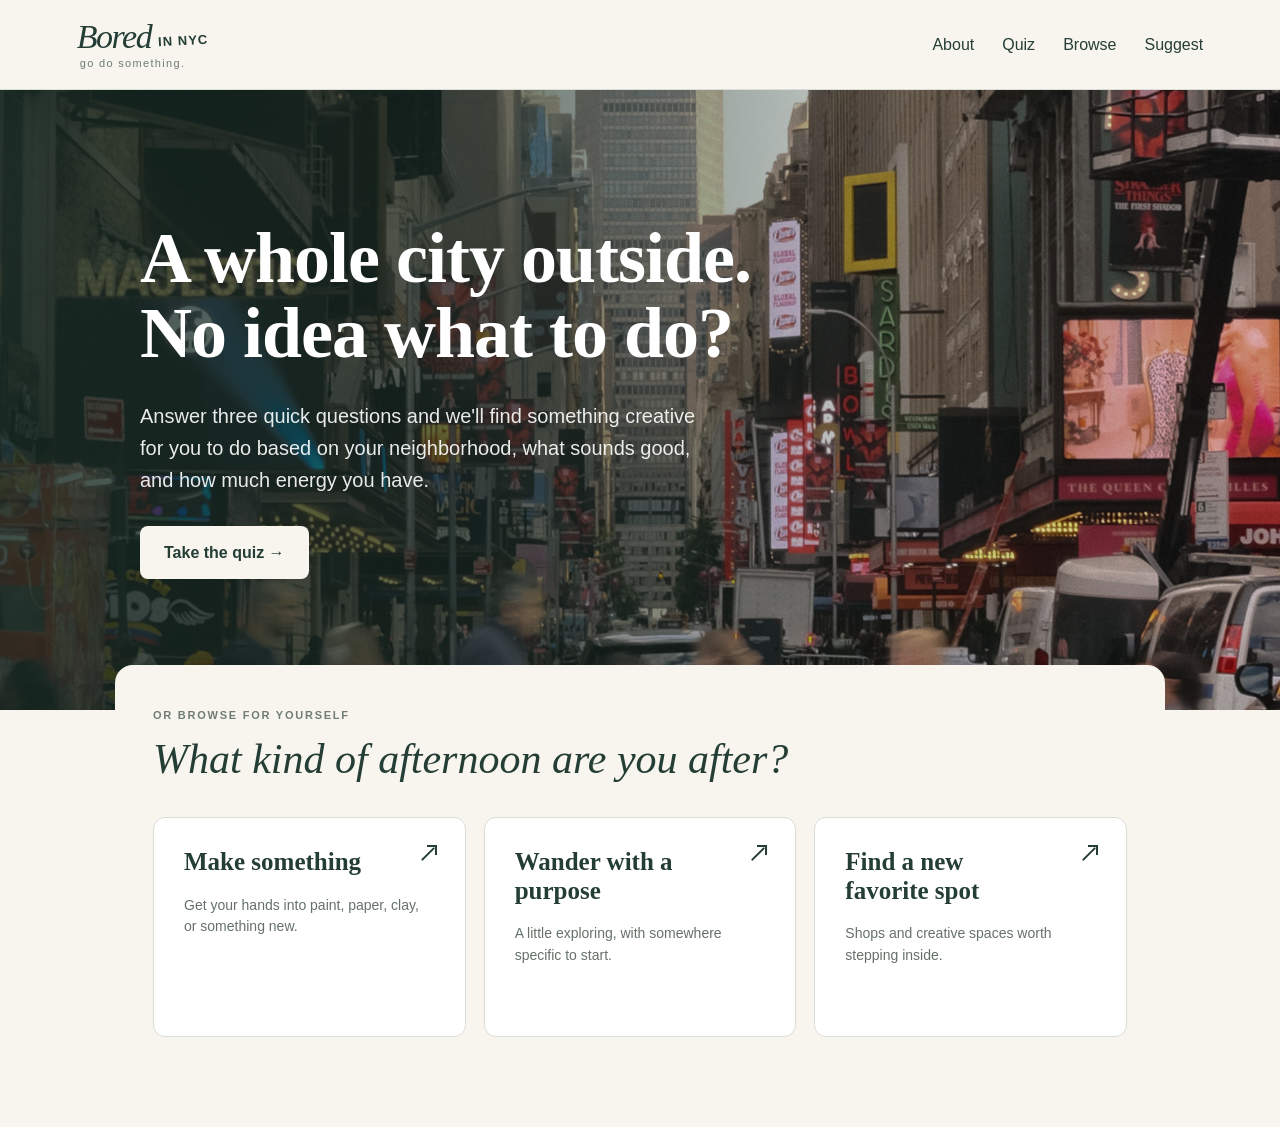
<file: index.html>
<!DOCTYPE html>
<html lang="en">

<head>
  <meta charset="UTF-8">
  <meta name="viewport" content="width=device-width, initial-scale=1">

  <title>Bored in NYC | Find something creative to do</title>

  <link rel="stylesheet" href="style.css">
</head>


<body>

  <header>

<nav class="navbar" aria-label="Main navigation">

  <a
    href="index.html"
    class="site-name"
    aria-label="Bored in NYC — go do something"
  >

    <span class="logo-main">
      <span class="logo-bored">Bored</span>
      <span class="logo-nyc">in NYC</span>
    </span>

    <span class="logo-tagline">
      go do something.
    </span>

  </a>


  <div class="nav-links">
        <a class="nav-link" href="about.html">About</a>
        <a class="nav-link" href="quiz.html">Quiz</a>
        <a class="nav-link" href="browse.html">Browse</a>
        <a class="nav-link" href="suggest.html">Suggest</a>
      </div>

</nav>

  </header>


  <main>


    <!-- ===================================================
         HERO
         =================================================== -->

    <section class="hero">

      <div class="hero-content">

        <h1>
          A whole city outside.<br>
          No idea what to do?
        </h1>


        <p>
          Answer three quick questions and we'll find something creative for you to do based on
          your neighborhood, what sounds good, and how much energy you have.
        </p>


        <a
          class="button hero-button"
          href="quiz.html"
        >
          Take the quiz →
        </a>

      </div>

    </section>



    <!-- ===================================================
         BROWSE STARTING POINTS
         =================================================== -->

    <section
      class="homepage-ideas"
      id="hobbies"
    >

      <p class="homepage-ideas-label">
        OR BROWSE FOR YOURSELF
      </p>


      <h2>
        What kind of afternoon are you after?
      </h2>


      <div class="homepage-idea-grid">


        <!-- MAKE SOMETHING -->

        <a
          class="homepage-idea-card"
          href="browse.html?category=create"
        >

         <span class="homepage-idea-arrow" aria-hidden="true"></span>

          <h3>
            Make something
          </h3>

          <p>
            Get your hands into paint, paper, clay,
            or something new.
          </p>

        </a>



        <!-- WANDER -->

        <a
          class="homepage-idea-card"
          href="browse.html?category=wander"
        >

         <span class="homepage-idea-arrow" aria-hidden="true"></span>

          <h3>
            Wander with a purpose
          </h3>

          <p>
            A little exploring, with somewhere
            specific to start.
          </p>

        </a>



        <!-- BROWSE -->

        <a
          class="homepage-idea-card"
          href="browse.html?category=browse"
        >

          <span class="homepage-idea-arrow" aria-hidden="true"></span>

          <h3>
            Find a new favorite spot
          </h3>

          <p>
            Shops and creative spaces worth
            stepping inside.
          </p>

        </a>


      </div>

    </section>


  </main>

</body>

</html>
</file>
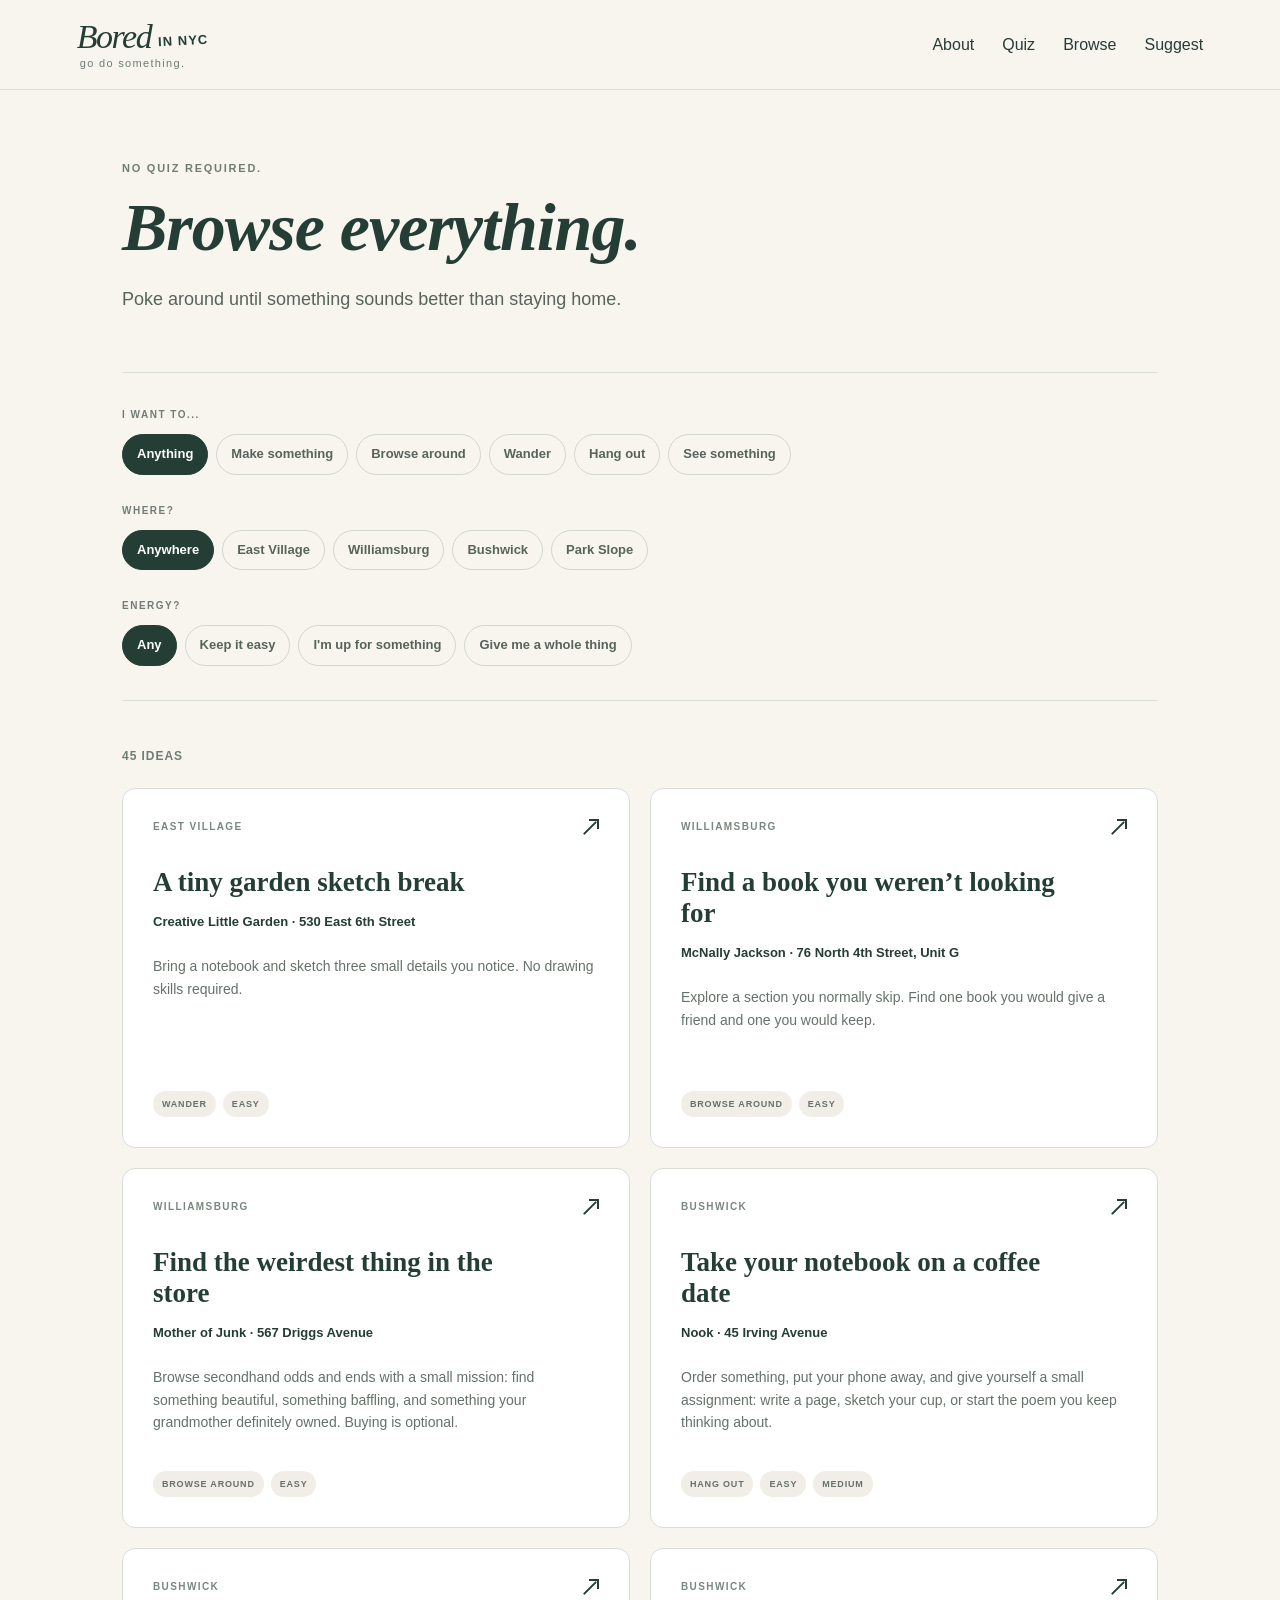
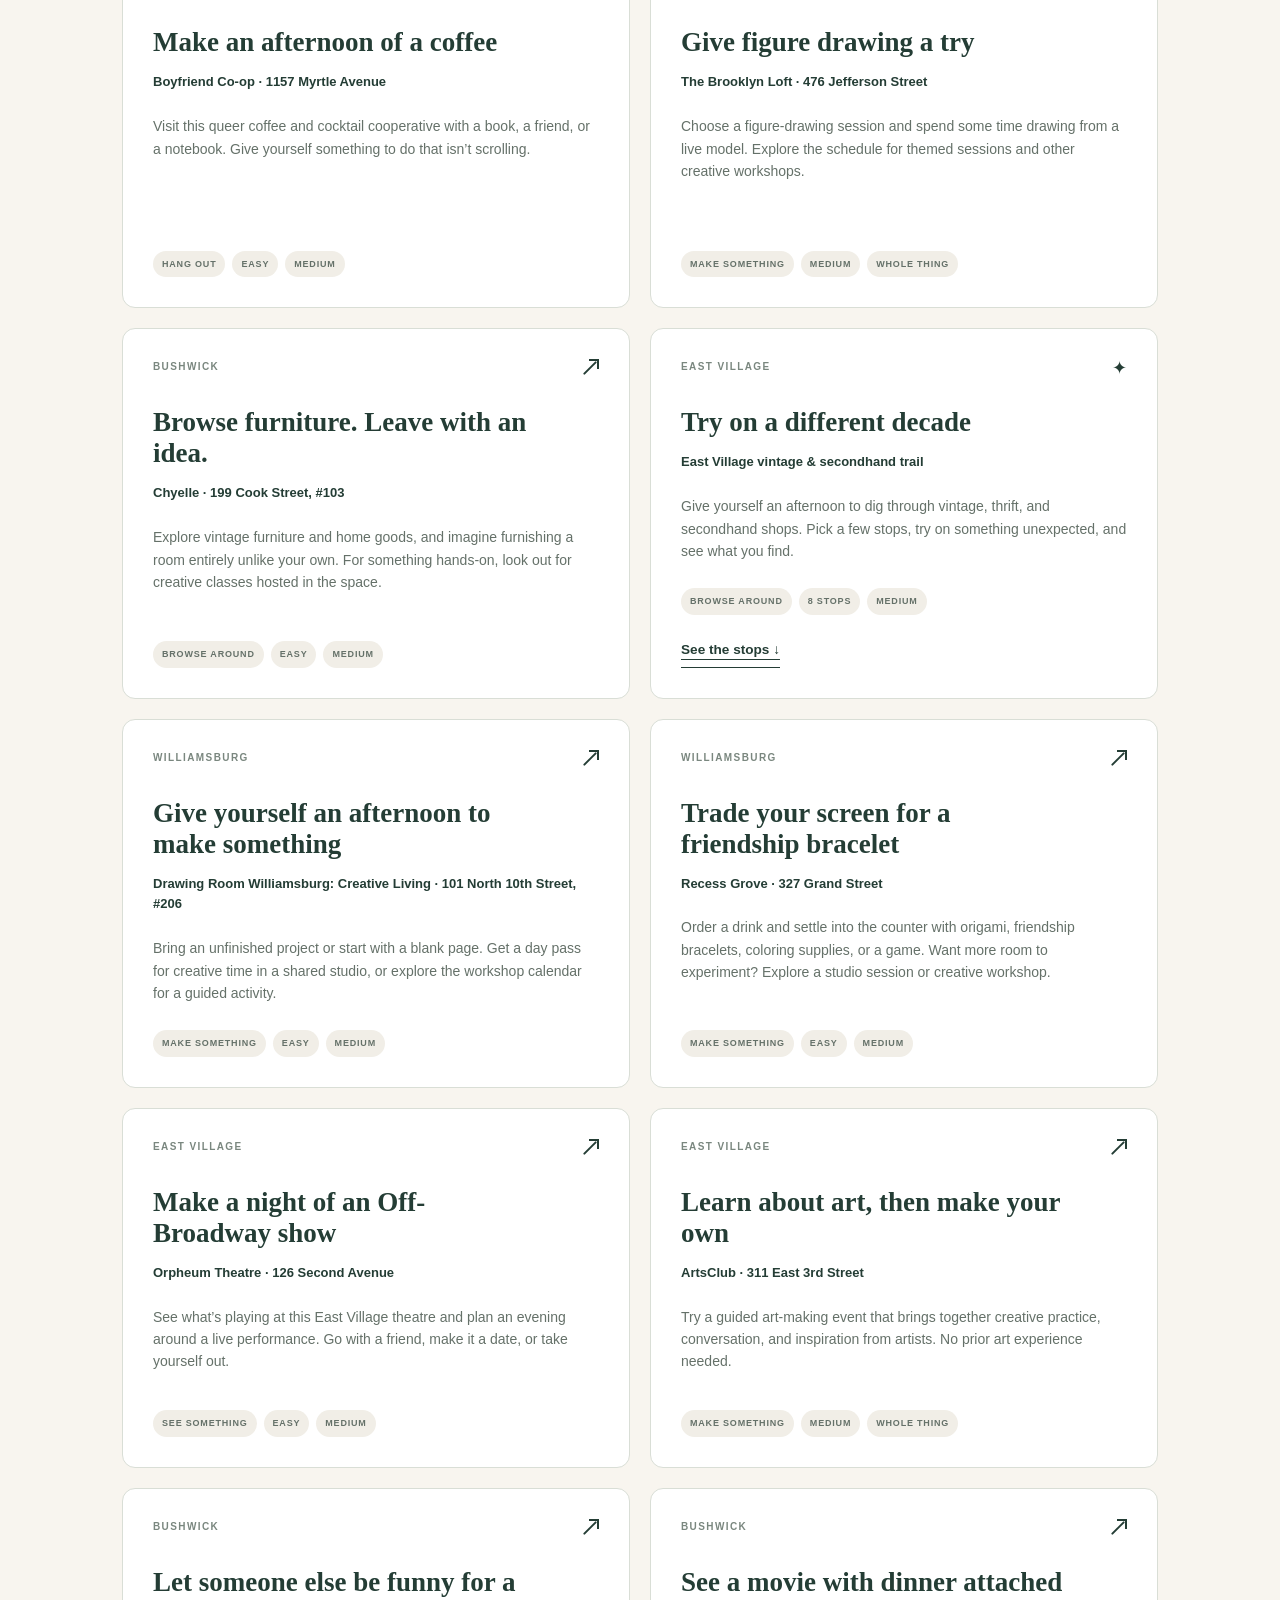
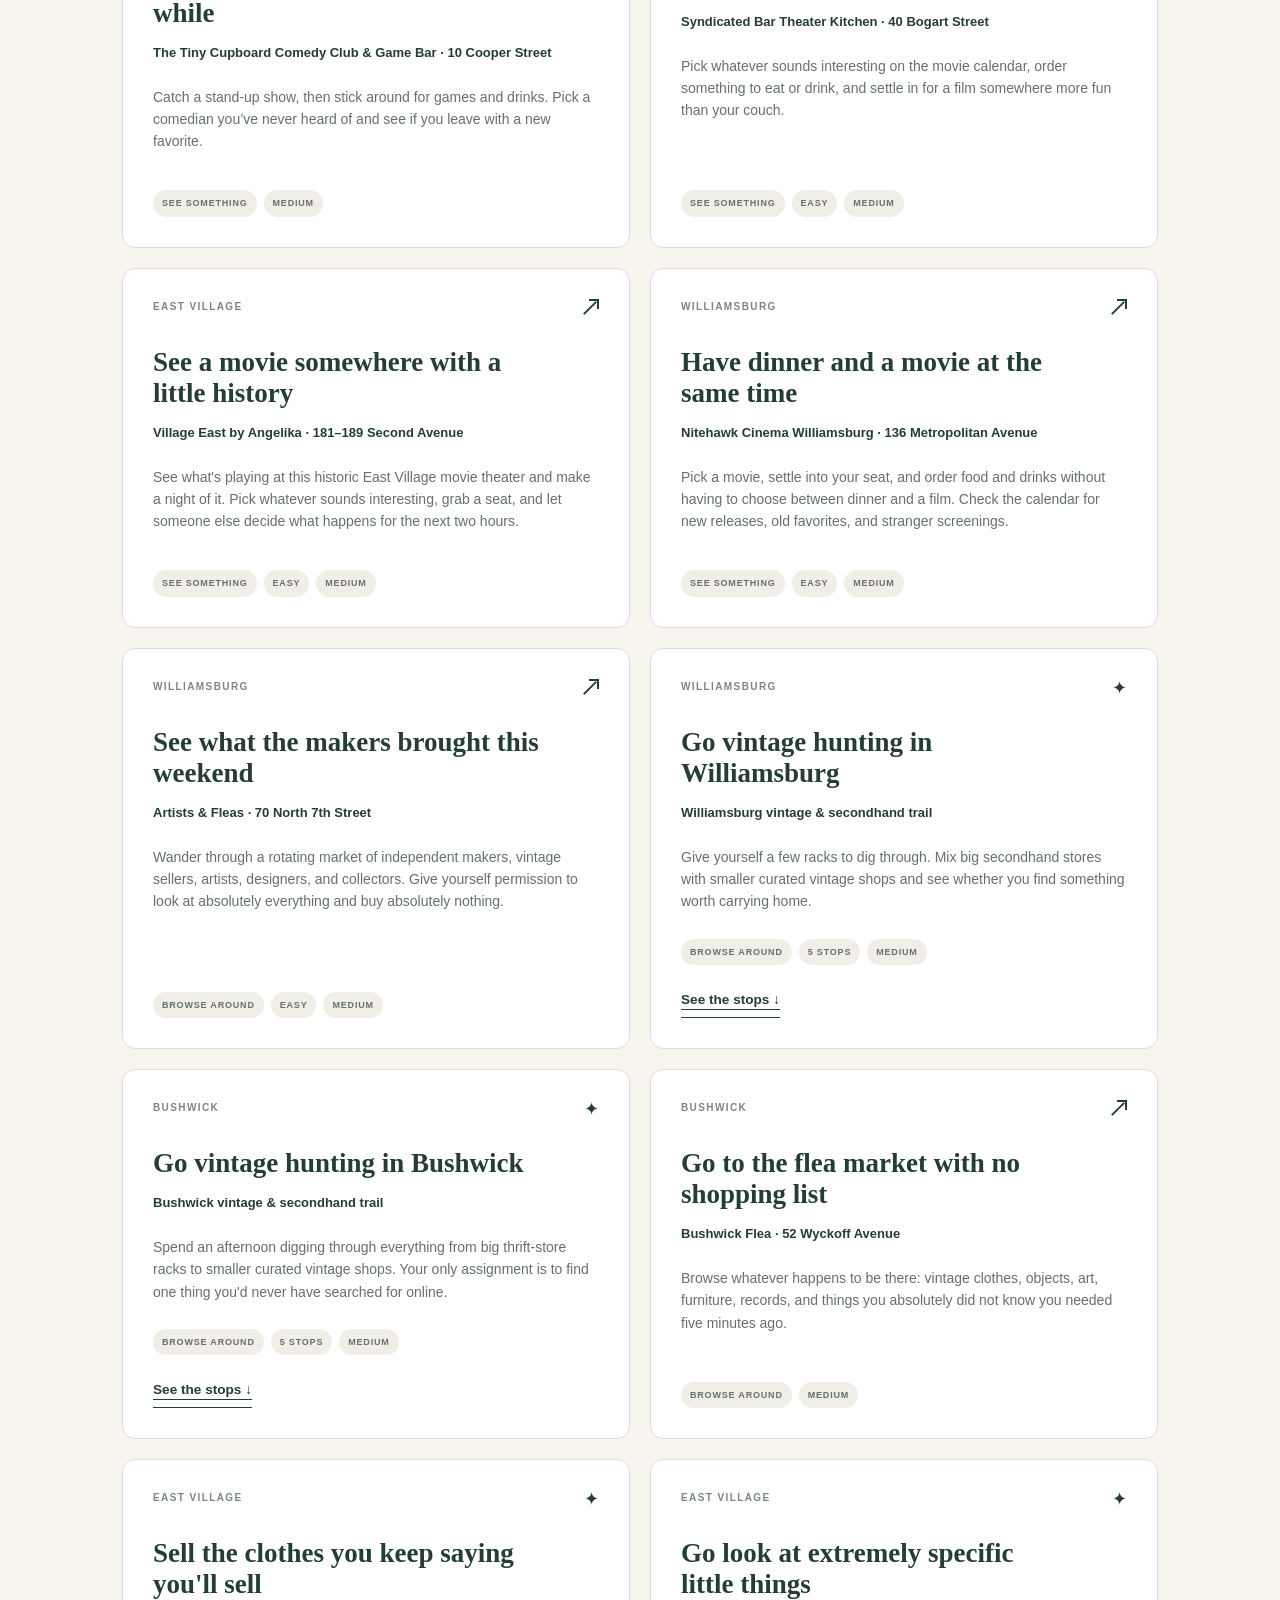
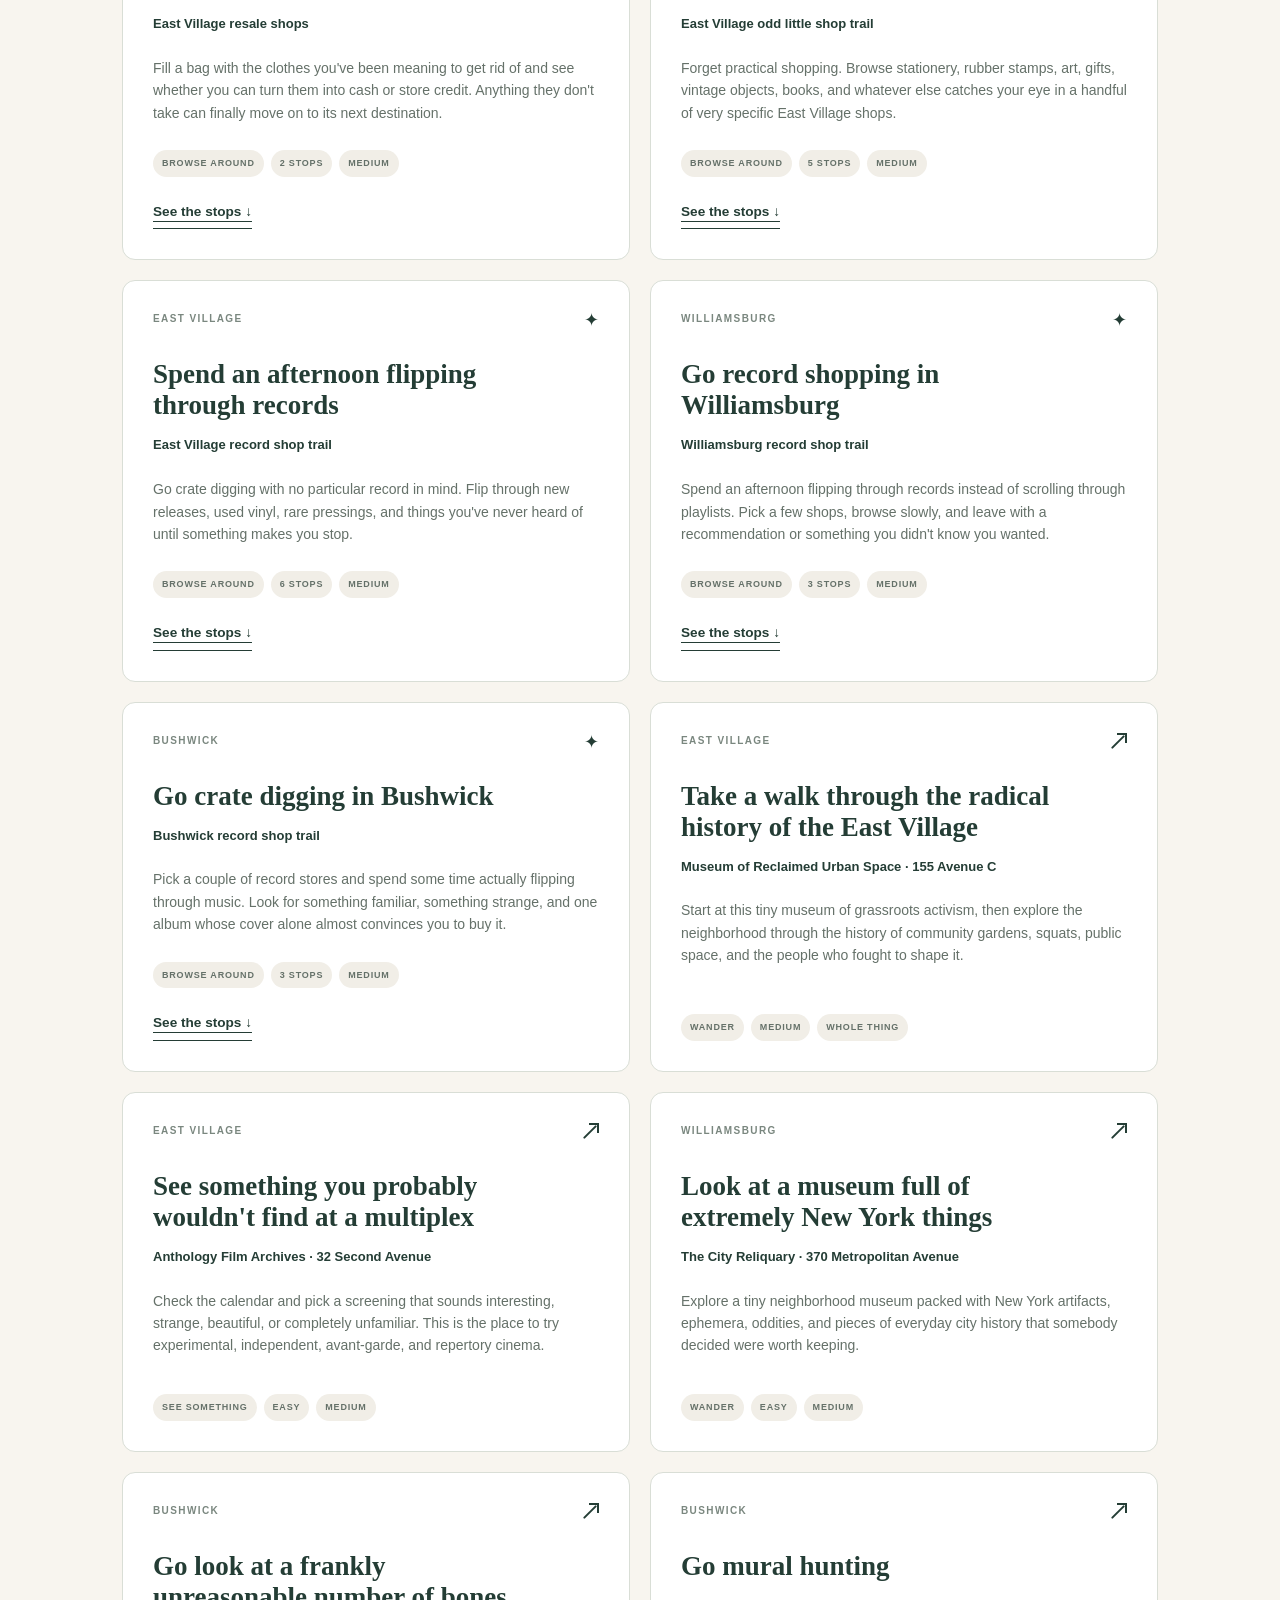
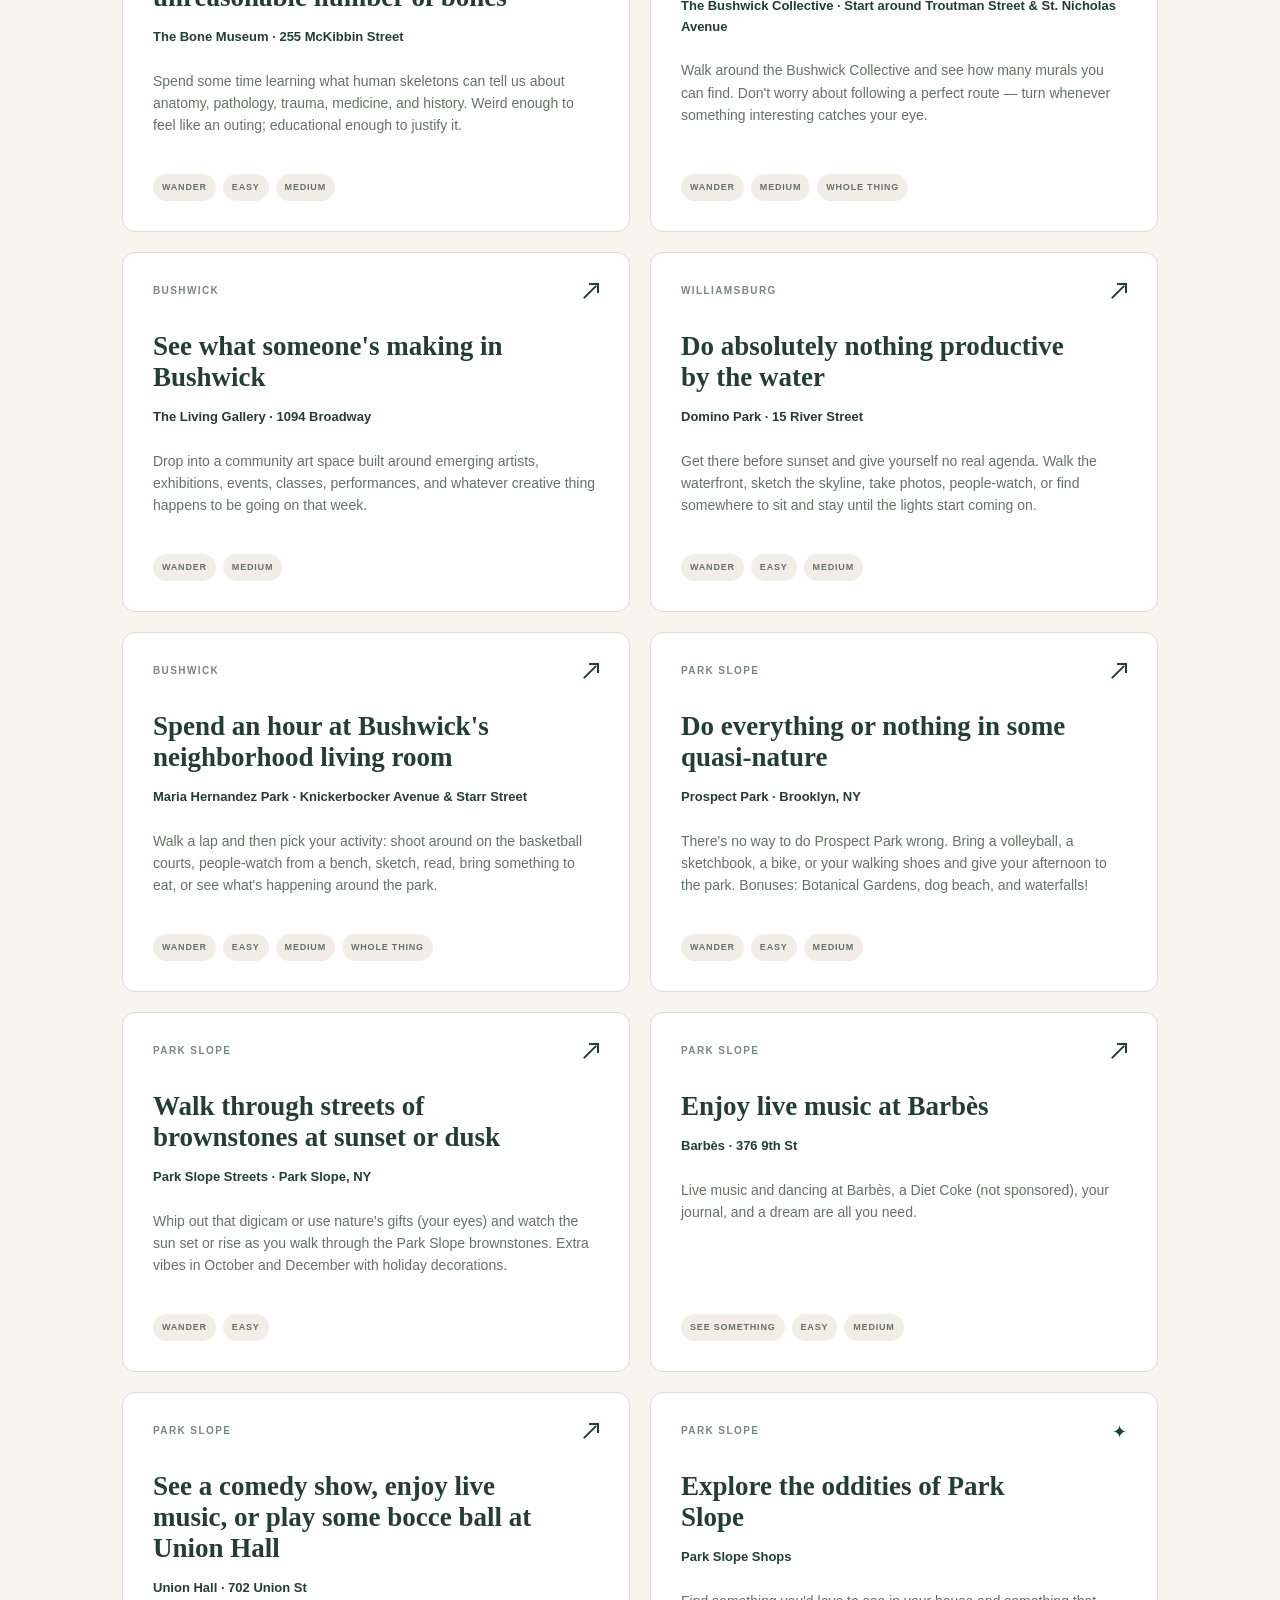
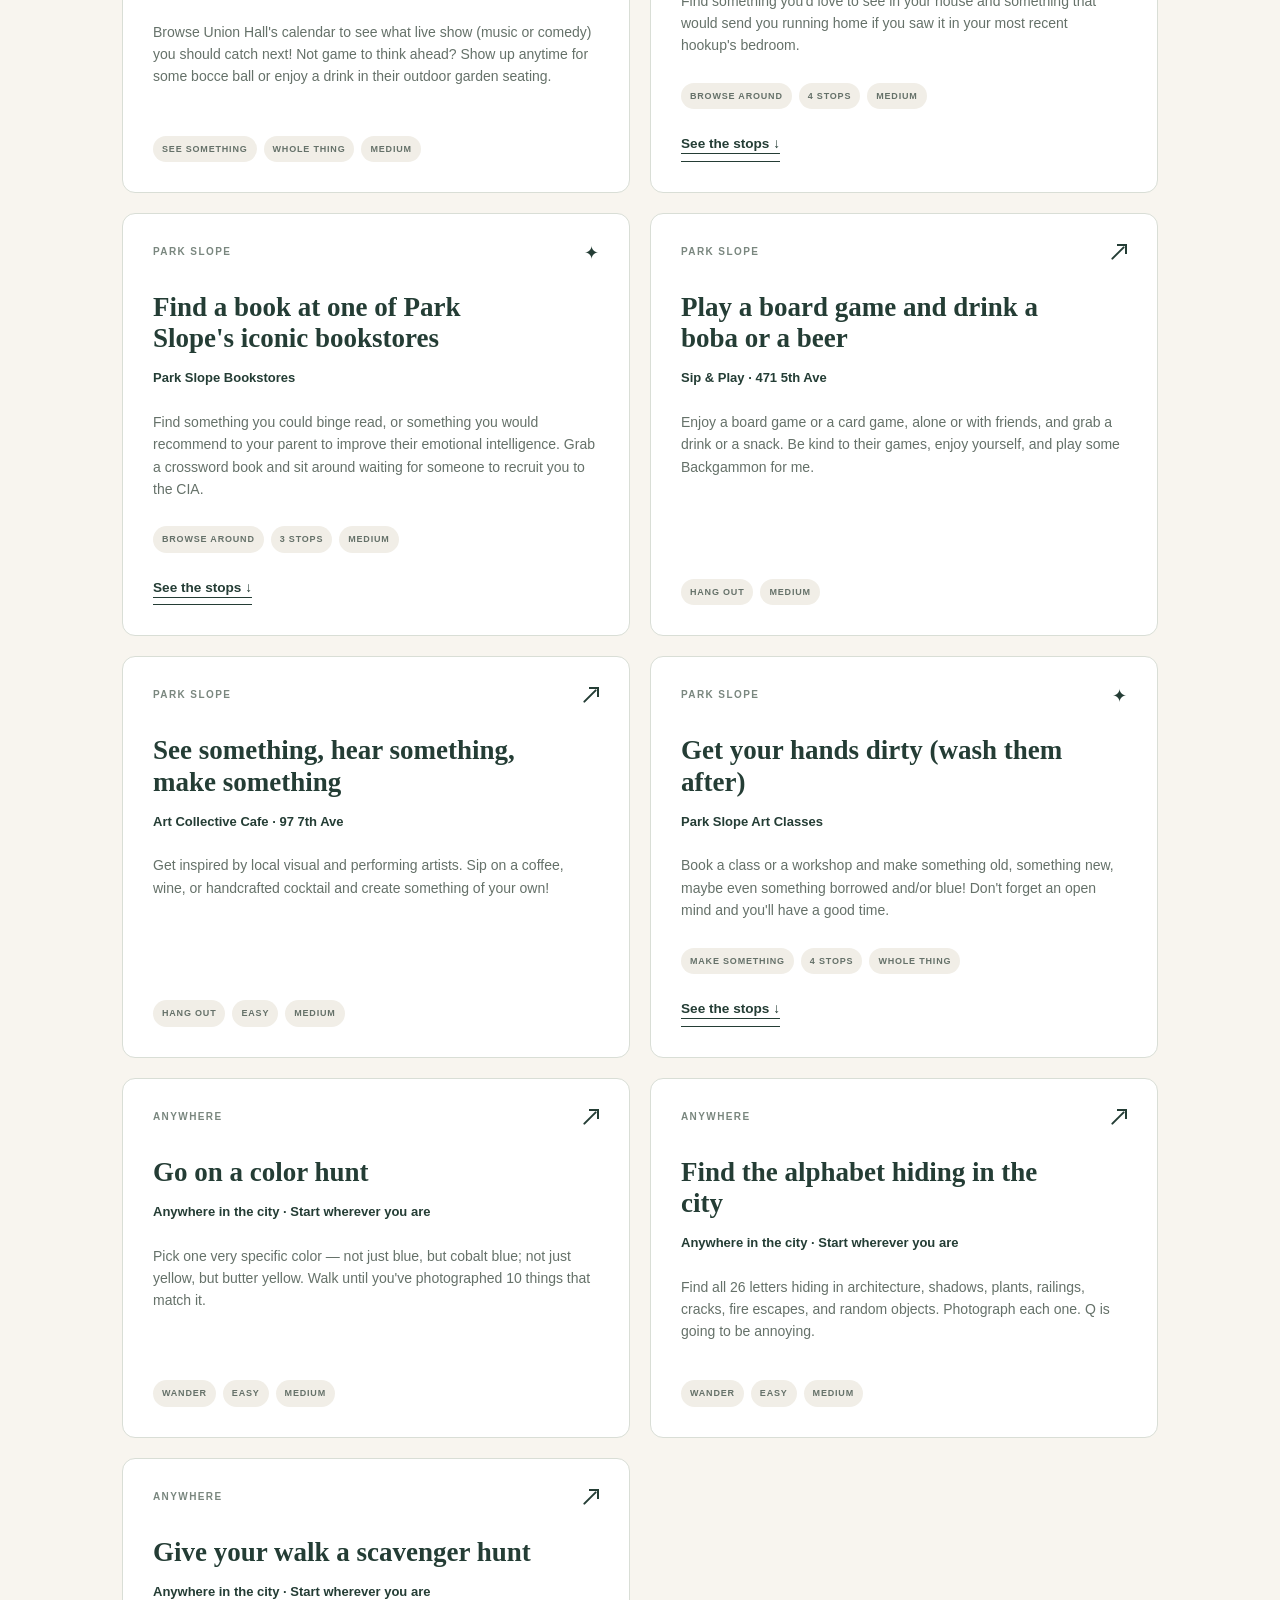
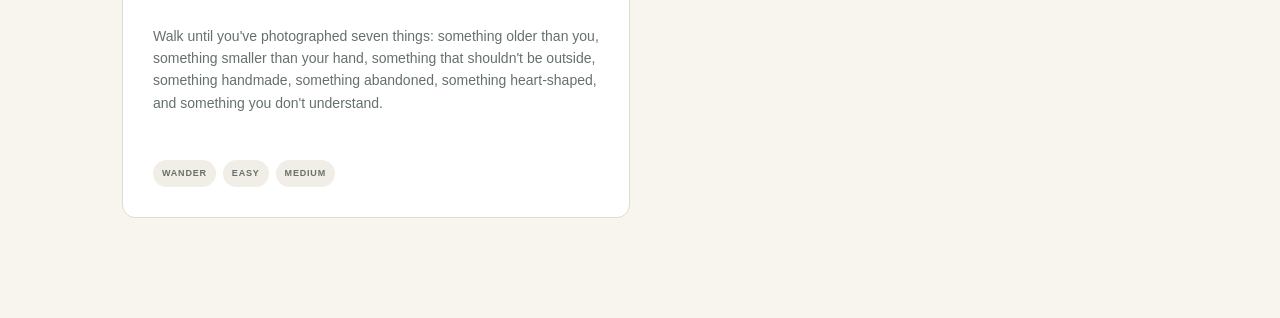
<file: browse.html>
<!DOCTYPE html>
<html lang="en">

<head>
  <meta charset="UTF-8">
  <meta name="viewport" content="width=device-width, initial-scale=1">

  <title>Browse Ideas | Bored in NYC</title>

  <link rel="stylesheet" href="style.css">
</head>


<body class="browse-page">

  <!-- ===================================================
       HEADER
       =================================================== -->

  <header>

    <nav class="navbar" aria-label="Main navigation">

      <a
        href="index.html"
        class="site-name"
        aria-label="Bored in NYC — go do something"
      >

        <span class="logo-main">
          <span class="logo-bored">Bored</span>
          <span class="logo-nyc">in NYC</span>
        </span>

        <span class="logo-tagline">
          go do something.
        </span>

      </a>

    <div class="nav-links">
        <a class="nav-link" href="about.html">About</a>
        <a class="nav-link" href="quiz.html">Quiz</a>
        <a class="nav-link" href="browse.html">Browse</a>
        <a class="nav-link" href="suggest.html">Suggest</a>
      </div>
    

    </nav>

  </header>


  <!-- ===================================================
       MAIN
       =================================================== -->

  <main class="browse-main">


    <!-- INTRO -->

    <section class="browse-intro">

      <p class="browse-eyebrow">
        NO QUIZ REQUIRED.
      </p>

      <h1>
        Browse everything.
      </h1>

      <p class="browse-subtitle">
        Poke around until something sounds better than staying home.
      </p>

    </section>



    <!-- ===================================================
         FILTERS
         =================================================== -->

    <section
      class="browse-filters"
      aria-label="Filter activities"
    >


      <!-- ACTIVITY TYPE -->

      <div class="filter-group">

        <p class="filter-label">
          I WANT TO...
        </p>

        <div class="filter-options" data-filter-group="category">

          <button
            class="filter-button active"
            type="button"
            data-value="any"
          >
            Anything
          </button>

          <button
            class="filter-button"
            type="button"
            data-value="create"
          >
            Make something
          </button>

          <button
            class="filter-button"
            type="button"
            data-value="browse"
          >
            Browse around
          </button>

          <button
            class="filter-button"
            type="button"
            data-value="wander"
          >
            Wander
          </button>

          <button
            class="filter-button"
            type="button"
            data-value="hangout"
          >
            Hang out
          </button>

          <button
            class="filter-button"
            type="button"
            data-value="watch"
          >
            See something
          </button>

        </div>

      </div>



      <!-- NEIGHBORHOOD -->

      <div class="filter-group">

        <p class="filter-label">
          WHERE?
        </p>

        <div class="filter-options" data-filter-group="neighborhood">

          <button
            class="filter-button active"
            type="button"
            data-value="any"
          >
            Anywhere
          </button>

          <button
            class="filter-button"
            type="button"
            data-value="east-village"
          >
            East Village
          </button>

          <button
            class="filter-button"
            type="button"
            data-value="williamsburg"
          >
            Williamsburg
          </button>

          <button
            class="filter-button"
            type="button"
            data-value="bushwick"
          >
            Bushwick
          </button>

                    <button
            class="filter-button"
            type="button"
            data-value="park-slope"
          >
            Park Slope
          </button>

        </div>

      </div>



      <!-- ENERGY -->

      <div class="filter-group">

        <p class="filter-label">
          ENERGY?
        </p>

        <div class="filter-options" data-filter-group="energy">

          <button
            class="filter-button active"
            type="button"
            data-value="any"
          >
            Any
          </button>

          <button
            class="filter-button"
            type="button"
            data-value="low"
          >
            Keep it easy
          </button>

          <button
            class="filter-button"
            type="button"
            data-value="medium"
          >
            I'm up for something
          </button>

          <button
            class="filter-button"
            type="button"
            data-value="high"
          >
            Give me a whole thing
          </button>

        </div>

      </div>

    </section>



    <!-- ===================================================
         RESULTS
         =================================================== -->

    <section class="browse-results-section">

      <div class="browse-results-header">

        <p
          id="browse-count"
          class="browse-count"
          aria-live="polite"
        >
        </p>

        <button
          id="clear-filters"
          class="clear-filters"
          type="button"
          hidden
        >
          Clear filters
        </button>

      </div>


      <div
        id="browse-results"
        class="browse-grid"
      >
      </div>

    </section>


  </main>


  <!-- ===================================================
       DATA + PAGE JAVASCRIPT
       =================================================== -->

  <script src="activities.js"></script>
  <script src="browse.js"></script>

</body>

</html>
</file>
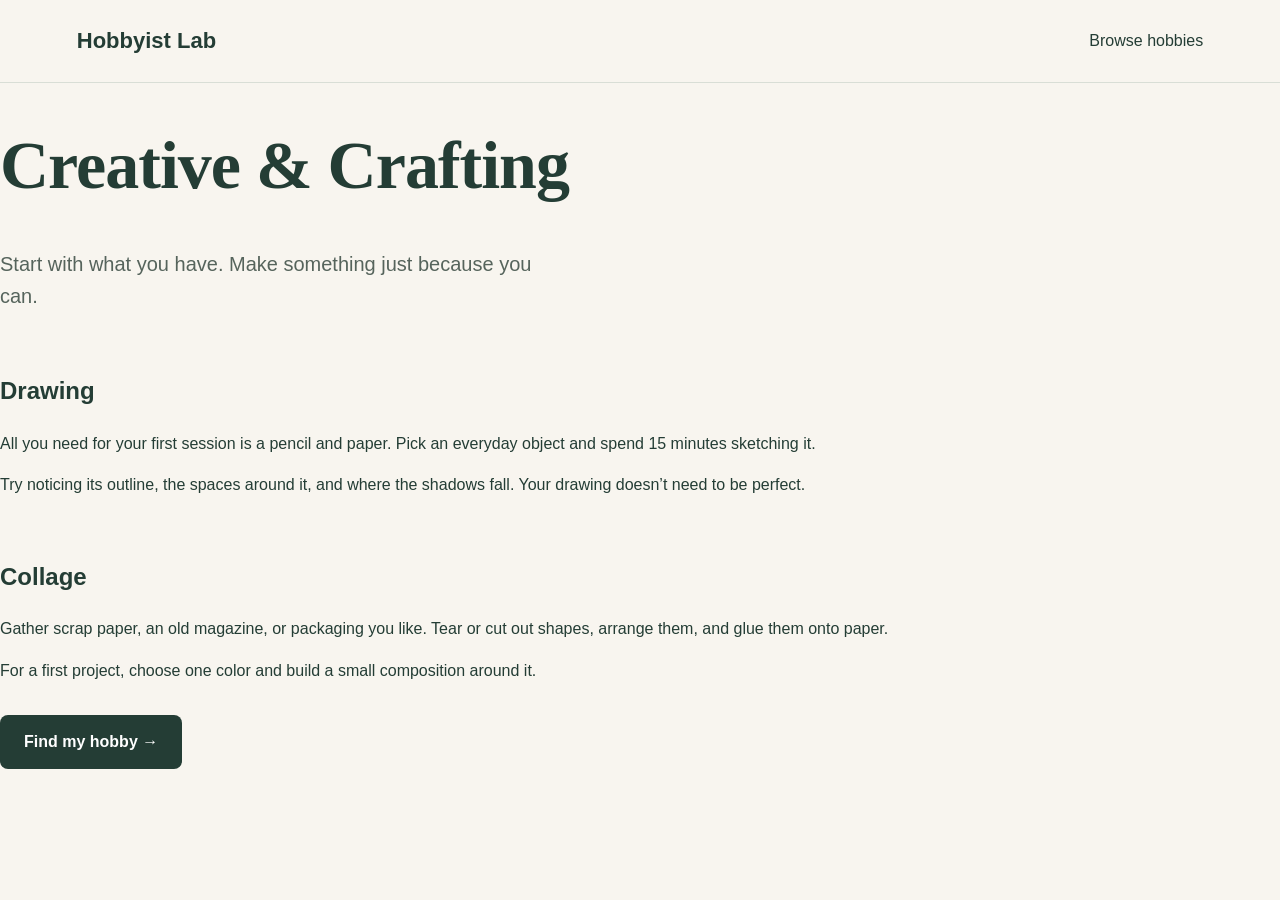
<file: creative.html>
<!DOCTYPE html>
<html lang="en">
<head>
  <meta charset="UTF-8">
  <meta name="viewport" content="width=device-width, initial-scale=1">
  <title>Creative &amp; Crafting | Hobbyist Lab</title>
  <link rel="stylesheet" href="style.css">
</head>
<body>
  <header>
    <nav class="navbar" aria-label="Main navigation">
      <a class="site-name" href="index.html">Hobbyist Lab</a>
      <a class="nav-link" href="index.html#hobbies">Browse hobbies</a>
    </nav>
  </header>

  <main>
    <h1>Creative &amp; Crafting</h1>
    <p>Start with what you have. Make something just because you can.</p>

    <section>
      <h2>Drawing</h2>
      <p>
        All you need for your first session is a pencil and paper.
        Pick an everyday object and spend 15 minutes sketching it.
      </p>
      <p>
        Try noticing its outline, the spaces around it, and where
        the shadows fall. Your drawing doesn’t need to be perfect.
      </p>
    </section>

    <section>
      <h2>Collage</h2>
      <p>
        Gather scrap paper, an old magazine, or packaging you like.
        Tear or cut out shapes, arrange them, and glue them onto paper.
      </p>
      <p>
        For a first project, choose one color and build a small
        composition around it.
      </p>
    </section>

    <a class="button" href="quiz.html">Find my hobby →</a>
  </main>
</body>
</html>
</file>
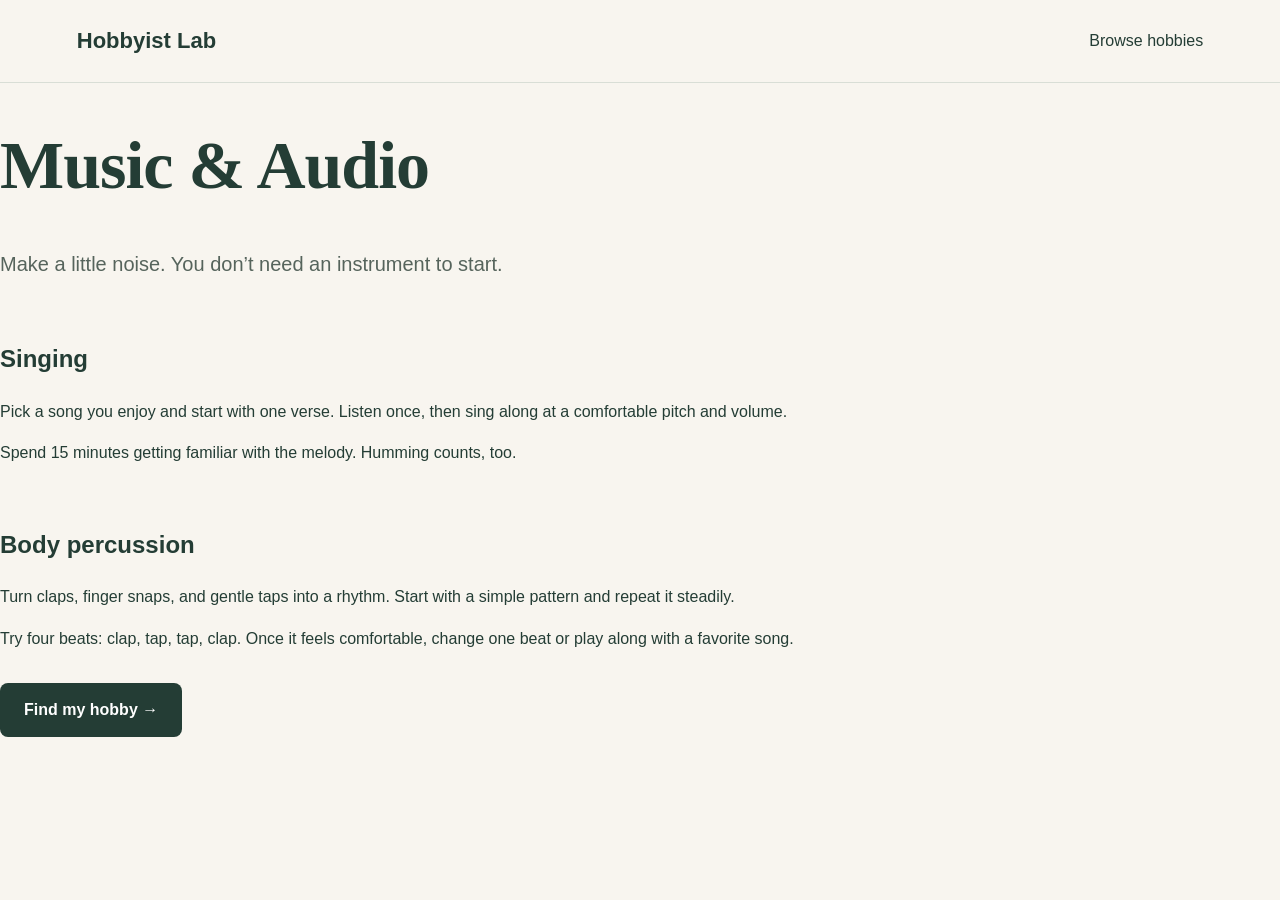
<file: music.html>
<!DOCTYPE html>
<html lang="en">
<head>
  <meta charset="UTF-8">
  <meta name="viewport" content="width=device-width, initial-scale=1">
<title>Music &amp; Audio | Hobbyist Lab</title>
  <link rel="stylesheet" href="style.css">
</head>
<body>
  <header>
    <nav class="navbar" aria-label="Main navigation">
      <a class="site-name" href="index.html">Hobbyist Lab</a>
      <a class="nav-link" href="index.html#hobbies">Browse hobbies</a>
    </nav>
  </header>

  <main>
  <h1>Music &amp; Audio</h1>
  <p>Make a little noise. You don’t need an instrument to start.</p>

  <section>
    <h2>Singing</h2>
    <p>
      Pick a song you enjoy and start with one verse.
      Listen once, then sing along at a comfortable pitch and volume.
    </p>
    <p>
      Spend 15 minutes getting familiar with the melody.
      Humming counts, too.
    </p>
  </section>

  <section>
    <h2>Body percussion</h2>
    <p>
      Turn claps, finger snaps, and gentle taps into a rhythm.
      Start with a simple pattern and repeat it steadily.
    </p>
    <p>
      Try four beats: clap, tap, tap, clap.
      Once it feels comfortable, change one beat or play along
      with a favorite song.
    </p>
  </section>

  <a class="button" href="quiz.html">Find my hobby →</a>
</main>
</body>
</html>
</file>
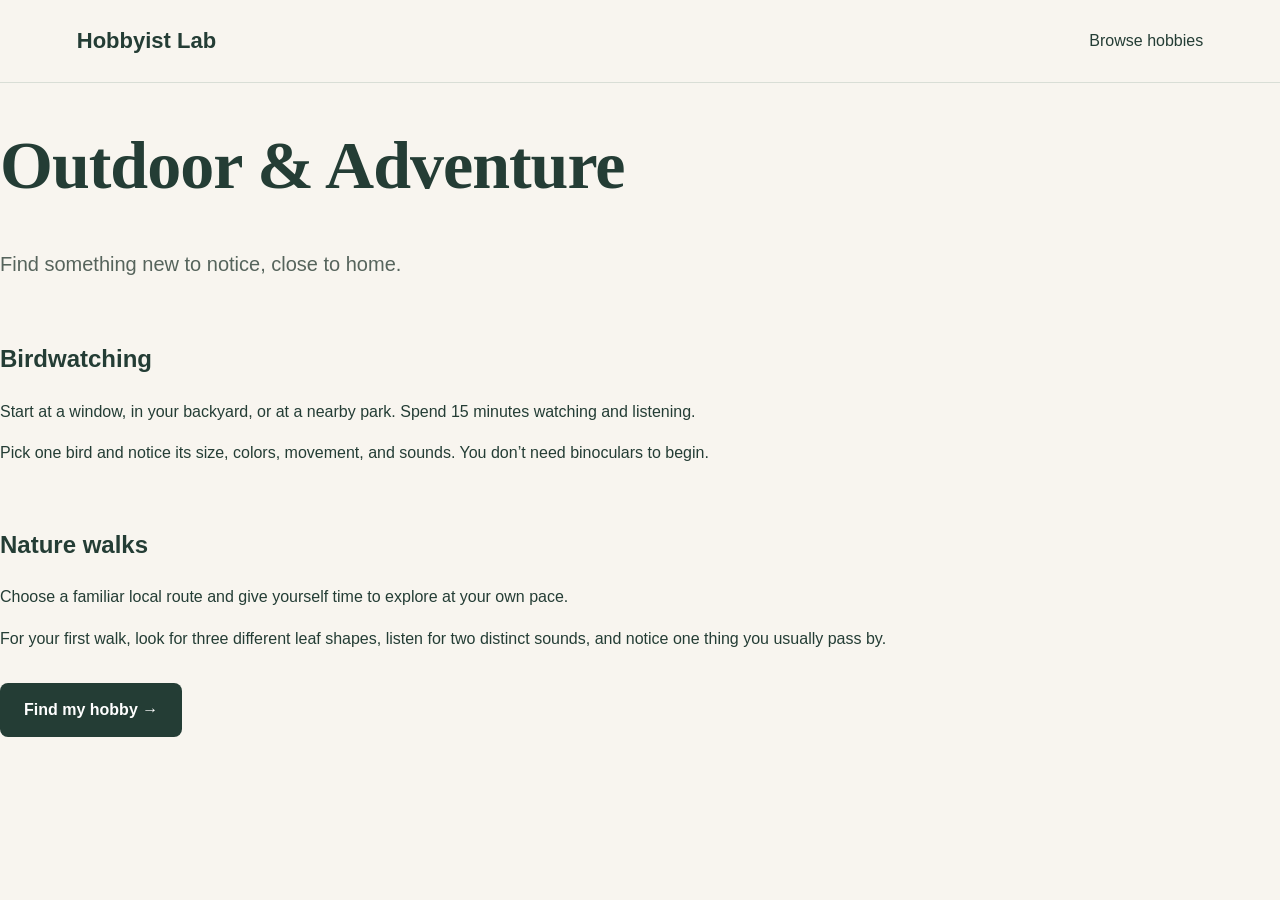
<file: outdoor.html>
<!DOCTYPE html>
<html lang="en">
<head>
  <meta charset="UTF-8">
  <meta name="viewport" content="width=device-width, initial-scale=1">
<title>Outdoor &amp; Adventure | Hobbyist Lab</title>
  <link rel="stylesheet" href="style.css">
</head>
<body>
  <header>
    <nav class="navbar" aria-label="Main navigation">
      <a class="site-name" href="index.html">Hobbyist Lab</a>
      <a class="nav-link" href="index.html#hobbies">Browse hobbies</a>
    </nav>
  </header>

  <main>
  <h1>Outdoor &amp; Adventure</h1>
  <p>Find something new to notice, close to home.</p>

  <section>
    <h2>Birdwatching</h2>
    <p>
      Start at a window, in your backyard, or at a nearby park.
      Spend 15 minutes watching and listening.
    </p>
    <p>
      Pick one bird and notice its size, colors, movement,
      and sounds. You don’t need binoculars to begin.
    </p>
  </section>

  <section>
    <h2>Nature walks</h2>
    <p>
      Choose a familiar local route and give yourself time
      to explore at your own pace.
    </p>
    <p>
      For your first walk, look for three different leaf shapes,
      listen for two distinct sounds, and notice one thing
      you usually pass by.
    </p>
  </section>

  <a class="button" href="quiz.html">Find my hobby →</a>
</main>
</body>
</html>
</file>
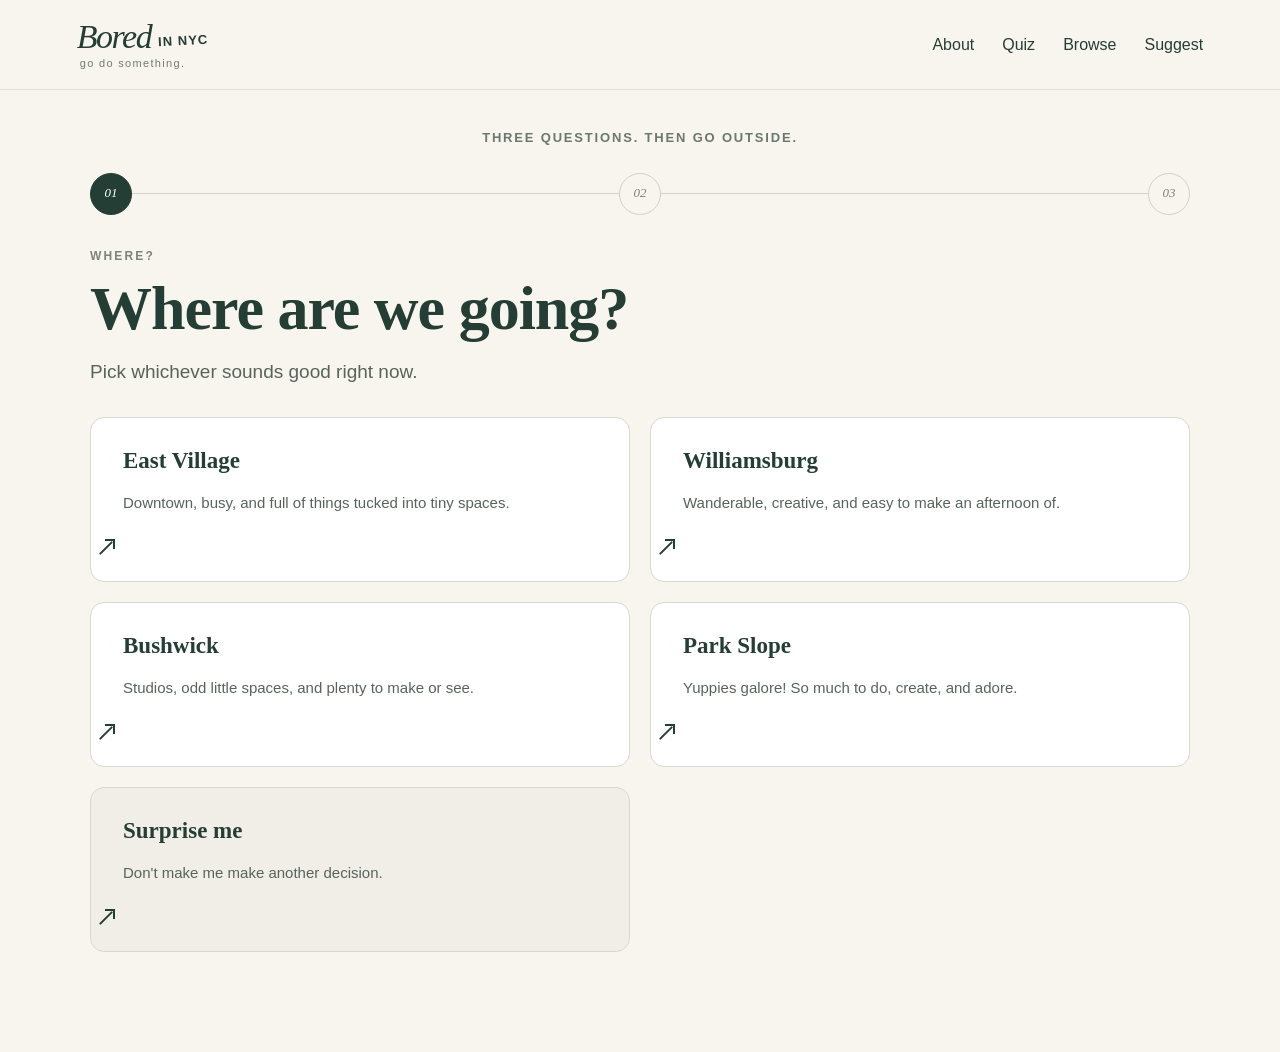
<file: quiz.html>
<!DOCTYPE html>
<html lang="en">
<head>
  <meta charset="UTF-8">
  <meta name="viewport" content="width=device-width, initial-scale=1">
  <title>Find Something to Do | Bored in NYC</title>
  <link rel="stylesheet" href="style.css">
</head>

<body class="quiz-page">

  <header>
    <nav class="navbar" aria-label="Main navigation">

      <a
        href="index.html"
        class="site-name"
        aria-label="Bored in NYC — go do something"
      >

        <span class="logo-main">
          <span class="logo-bored">Bored</span>
          <span class="logo-nyc">in NYC</span>
        </span>

        <span class="logo-tagline">
          go do something.
        </span>

      </a>

   <div class="nav-links">
        <a class="nav-link" href="about.html">About</a>
        <a class="nav-link" href="quiz.html">Quiz</a>
        <a class="nav-link" href="browse.html">Browse</a>
        <a class="nav-link" href="suggest.html">Suggest</a>
      </div>
    

    </nav>
  </header>

  <main class="quiz-main">

    <div class="quiz-intro">
      <p class="quiz-eyebrow">Three questions. Then go outside.</p>
    </div>

    <form id="activity-quiz">

      <div class="quiz-progress" aria-label="Quiz progress">
        <span class="progress-step active" data-progress="1">01</span>
        <span class="progress-line"></span>
        <span class="progress-step" data-progress="2">02</span>
        <span class="progress-line"></span>
        <span class="progress-step" data-progress="3">03</span>
      </div>

      <!-- STEP 1: NEIGHBORHOOD -->
      <fieldset class="quiz-step active" data-step="1">
        <legend class="sr-only">Choose a neighborhood</legend>

        <p class="step-label">WHERE?</p>

        <h1>Where are we going?</h1>

        <p class="step-description">
          Pick whichever sounds good right now.
        </p>

        <div class="choice-grid choice-grid-two">

          <label class="choice-card">
            <input
              type="radio"
              name="neighborhood"
              value="east-village"
              required
            >
            <span class="choice-content">
              <span class="choice-title">East Village</span>
              <span class="choice-description">
                Downtown, busy, and full of things tucked into tiny spaces.
              </span>
              <span class="choice-arrow" aria-hidden="true"></span>
            </span>
          </label>

          <label class="choice-card">
            <input
              type="radio"
              name="neighborhood"
              value="williamsburg"
              required
            >
            <span class="choice-content">
              <span class="choice-title">Williamsburg</span>
              <span class="choice-description">
                Wanderable, creative, and easy to make an afternoon of.
              </span>
              <span class="choice-arrow" aria-hidden="true"></span>
            </span>
          </label>

          <label class="choice-card">
            <input
              type="radio"
              name="neighborhood"
              value="bushwick"
              required
            >
            <span class="choice-content">
              <span class="choice-title">Bushwick</span>
              <span class="choice-description">
                Studios, odd little spaces, and plenty to make or see.
              </span>
              <span class="choice-arrow" aria-hidden="true"></span>
            </span>
          </label>

          <label class="choice-card">
            <input
              type="radio"
              name="neighborhood"
              value="park-slope"
              required
            >
            <span class="choice-content">
              <span class="choice-title">Park Slope</span>
              <span class="choice-description">
                Yuppies galore! So much to do, create, and adore.
              </span>
              <span class="choice-arrow">↗</span>
            </span>
          </label>

          <label class="choice-card surprise-card">
            <input
              type="radio"
              name="neighborhood"
              value="any"
              required
            >
            <span class="choice-content">
              <span class="choice-title">Surprise me</span>
              <span class="choice-description">
                Don't make me make another decision.
              </span>
              <span class="choice-arrow">✦</span>
            </span>
          </label>

        </div>
      </fieldset>

      <!-- STEP 2: MOOD -->
      <fieldset class="quiz-step" data-step="2" hidden>
        <legend class="sr-only">Choose what sounds good</legend>

        <button class="quiz-back" type="button">← Back</button>

        <p class="step-label">WHAT?</p>

        <h1>What sounds good?</h1>

        <p class="step-description">
          Don't overthink it. Pick the version of today that sounds nicest.
        </p>

        <div class="choice-grid choice-grid-three">

          <label class="choice-card compact-card">
            <input type="radio" name="mood" value="create" required>
            <span class="choice-content">
              <span class="choice-title">Make something</span>
              <span class="choice-description">
                Draw, paint, write, build, or otherwise use your hands.
              </span>
<span class="choice-arrow" aria-hidden="true"></span>            </span>
          </label>

          <label class="choice-card compact-card">
            <input type="radio" name="mood" value="browse" required>
            <span class="choice-content">
              <span class="choice-title">Browse around</span>
              <span class="choice-description">
                Books, vintage, furniture, strange objects. No purchase required.
              </span>
<span class="choice-arrow" aria-hidden="true"></span>            </span>
          </label>

          <label class="choice-card compact-card">
            <input type="radio" name="mood" value="wander" required>
            <span class="choice-content">
              <span class="choice-title">Wander</span>
              <span class="choice-description">
                Give me somewhere to start and let me take it from there.
              </span>
              <span class="choice-arrow" aria-hidden="true"></span>
            </span>
          </label>

          <label class="choice-card compact-card">
            <input type="radio" name="mood" value="hangout" required>
            <span class="choice-content">
              <span class="choice-title">Hang out</span>
              <span class="choice-description">
                Somewhere worth sitting for a while.
              </span>
              <span class="choice-arrow" aria-hidden="true"></span>
            </span>
          </label>

          <label class="choice-card compact-card">
            <input type="radio" name="mood" value="watch" required>
            <span class="choice-content">
              <span class="choice-title">See something</span>
              <span class="choice-description">
                Comedy, movies, theatre — let someone else entertain me.
              </span>
              <span class="choice-arrow" aria-hidden="true"></span>
            </span>
          </label>

          <label class="choice-card compact-card surprise-card">
            <input type="radio" name="mood" value="any" required>
            <span class="choice-content">
              <span class="choice-title">Surprise me</span>
              <span class="choice-description">
                You pick. That's why I'm here.
              </span>
              <span class="choice-arrow">✦</span>
            </span>
          </label>

        </div>
      </fieldset>

      <!-- STEP 3: ENERGY -->
      <fieldset class="quiz-step" data-step="3" hidden>
        <legend class="sr-only">Choose your energy level</legend>

        <button class="quiz-back" type="button">← Back</button>

        <p class="step-label">HOW MUCH?</p>

        <h1>How much are we doing today?</h1>

        <p class="step-description">
          Be realistic. Future you will appreciate it.
        </p>

        <div class="choice-grid energy-grid">

          <label class="choice-card energy-card">
            <input type="radio" name="energy" value="low" required>
            <span class="choice-content">
              <span class="energy-number">LOW KEY</span>
              <span class="choice-title">Keep it easy</span>
              <span class="choice-description">
                Minimal planning. Minimal exertion. I would still like to leave my apartment.
              </span>
              <span class="choice-arrow" aria-hidden="true"></span>
            </span>
          </label>

          <label class="choice-card energy-card">
            <input type="radio" name="energy" value="medium" required>
            <span class="choice-content">
              <span class="energy-number">UP FOR IT</span>
              <span class="choice-title">I'm up for something</span>
              <span class="choice-description">
                I'll walk around, explore, and participate in a reasonable amount of activity.
              </span>
              <span class="choice-arrow" aria-hidden="true"></span>
            </span>
          </label>

          <label class="choice-card energy-card">
            <input type="radio" name="energy" value="high" required>
            <span class="choice-content">
              <span class="energy-number">LET'S GO</span>
              <span class="choice-title">Give me a whole thing</span>
              <span class="choice-description">
                A class, a show, an activity. I am willing to make actual plans.
              </span>
              <span class="choice-arrow" aria-hidden="true"></span>
            </span>
          </label>

        </div>
      </fieldset>

    </form>

   <!-- RESULTS -->
<section class="quiz-results-section" hidden>

  <button class="start-over" type="button">← Start over</button>

  <div class="results-reveal">

    <p class="step-label">WE HAVE A PLAN.</p>

    <h1>Okay, here's what I'd do.</h1>

    <p id="selection-summary" class="selection-summary"></p>

    <p id="results-summary" role="status"></p>

  </div>

  <div id="featured-result"></div>

  <div class="result-actions">
    <p>Not feeling it?</p>
    <button id="another-result" class="another-result" type="button">
      Give me another one →
    </button>
  </div>

  <div id="activity-results"></div>

</section>

  </main>

  <script src="activities.js"></script>
  <script src="quiz.js"></script>

</body>
</html>
</file>
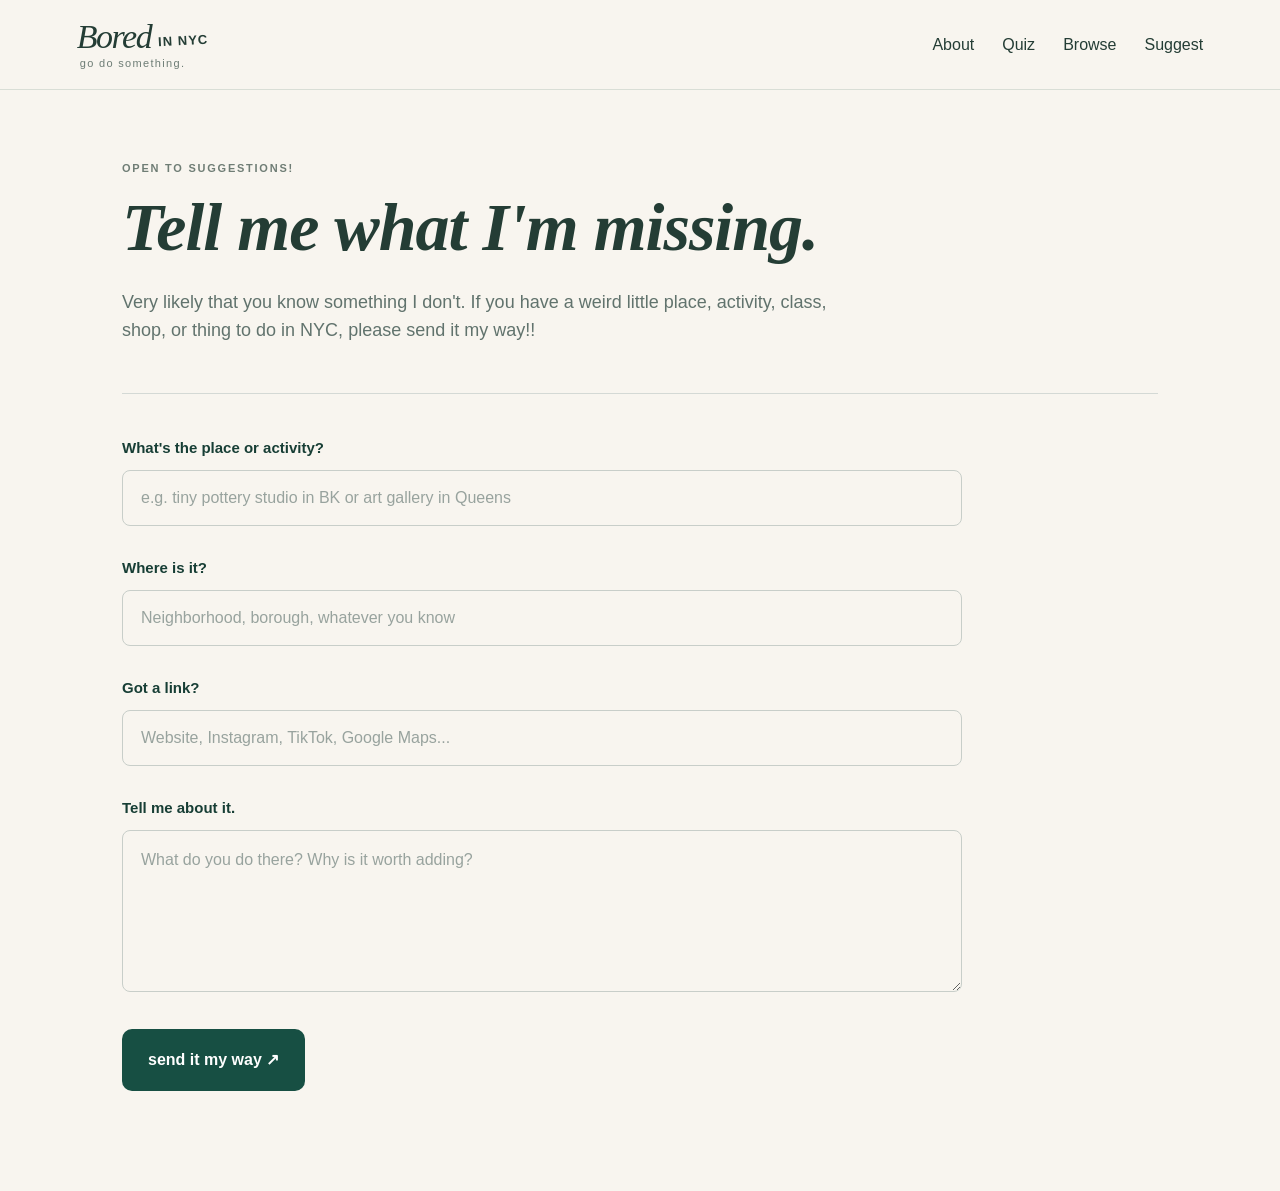
<file: suggest.html>
<!DOCTYPE html>
<html lang="en">

<head>
  <meta charset="UTF-8">
  <meta name="viewport" content="width=device-width, initial-scale=1.0">

  <title>Suggest Something | Bored in NYC</title>

  <link rel="stylesheet" href="style.css">
</head>

<body class="suggest-page-body">

    <header>  <nav class="navbar" aria-label="Main navigation">

    <a
      href="index.html"
      class="site-name"
      aria-label="Bored in NYC — go do something"
    >

      <span class="logo-main">
        <span class="logo-bored">Bored</span>
        <span class="logo-nyc">in NYC</span>
      </span>

      <span class="logo-tagline">
        go do something.
      </span>

    </a>

   <div class="nav-links">
        <a class="nav-link" href="about.html">About</a>
        <a class="nav-link" href="quiz.html">Quiz</a>
        <a class="nav-link" href="browse.html">Browse</a>
        <a class="nav-link" href="suggest.html">Suggest</a>
      </div>

  </nav></header>

  <main class="suggest-page">

  <section class="suggest-intro">

    <p class="browse-eyebrow">
        OPEN TO SUGGESTIONS!
      </p>

    <h1>
        Tell me what I'm missing.
      </h1>

    <p class="suggest-description">
      Very likely that you know something I don't. If you have a weird little place,
      activity, class, shop, or thing to do in NYC, please send it my way!!
    </p>

  </section>

  <div class="suggest-divider"></div>

  <form
    class="suggest-form"
    action="https://formspree.io/f/xvkgjnvk"
    method="POST"
  >

    <div class="suggest-field">
      <label for="name">What's the place or activity?</label>

      <input
        type="text"
        id="name"
        name="name"
        placeholder="e.g. tiny pottery studio in BK or art gallery in Queens"
      >
    </div>

    <div class="suggest-field">
      <label for="neighborhood">Where is it?</label>

      <input
        type="text"
        id="neighborhood"
        name="neighborhood"
        placeholder="Neighborhood, borough, whatever you know"
      >
    </div>

    <div class="suggest-field">
      <label for="link">Got a link?</label>

      <input
        type="url"
        id="link"
        name="link"
        placeholder="Website, Instagram, TikTok, Google Maps..."
      >
    </div>

    <div class="suggest-field">
      <label for="reason">Tell me about it.</label>

      <textarea
        id="reason"
        name="reason"
        rows="5"
        placeholder="What do you do there? Why is it worth adding?"
      ></textarea>
    </div>

    <button type="submit" class="suggest-submit">
      send it my way ↗
    </button>

  </form>

</main>

<script src="suggest.js"></script>

</body>
</html>
</file>
<file: style.css>
/* Include padding and borders in element widths */
* {
  box-sizing: border-box;
}

/* Set the page's colors and default font */
body {
  margin: 0;
  background: #f8f5ef;
  color: #243d35;
  font-family: Arial, sans-serif;
  line-height: 1.6;
}

/* Site name at the top */
header {
  padding: 20px 6%;
  border-bottom: 1px solid #d9ded6;
  font-weight: bold;
  font-size: 22px;
}

header p {
  margin: 0;
}

/* Keep the content centered and readable */
main {
  margin: 0;
  padding: 0;
}

h1 {
  max-width: 750px;
  font-family: Georgia, serif;
  font-size: clamp(36px, 6vw, 68px);
  line-height: 1.1;
  letter-spacing: -1px;
}

main > p {
  max-width: 560px;
  color: #56645c;
  font-size: 20px;
}

h2 {
  margin-top: 60px;
  font-size: 24px;
}

/* Arrange the hobby categories into cards */
ul {
  display: grid;
  grid-template-columns: repeat(auto-fit, minmax(220px, 1fr));
  gap: 16px;
  padding: 0;
  list-style: none;
}

/* Homepage activity category cards */
ul {
  counter-reset: activity-card;
}

li {
  position: relative;
  counter-increment: activity-card;
  padding: 34px 30px 30px;
  background: #ffffff;
  border: 1px solid #d9ded6;
  border-radius: 16px;
  font-weight: bold;
  transition:
    transform 0.2s ease,
    box-shadow 0.2s ease,
    border-color 0.2s ease;
}

li::before {
  content: "0" counter(activity-card);
  display: block;
  margin-bottom: 28px;
  font-family: Georgia, serif;
  font-size: 14px;
  font-style: italic;
  font-weight: normal;
  color: #7a877f;
}

li::after {
  content: "↗";
  position: absolute;
  top: 28px;
  right: 28px;
  font-size: 20px;
  font-weight: normal;
  transition: transform 0.2s ease;
}

li:hover {
  transform: translateY(-5px) rotate(-0.5deg);
  border-color: #243d35;
  box-shadow: 6px 7px 0 #dfe7dc;
}

li:hover::after {
  transform: translate(3px, -3px);
}
.category-link {
  display: block;
  color: inherit;
  font-family: Georgia, serif;
  font-size: 22px;
  line-height: 1.2;
  text-decoration: none;
}

.category-link:hover {
  text-decoration: none;
}

.category-link:focus-visible {
  outline: 2px solid #243d35;
  outline-offset: 5px;
}

/* Navigation layout */
.navbar {
  max-width: 1200px;
  margin: 0 auto;
  display: flex;
  justify-content: space-between;
  align-items: center;
  gap: 20px;
  flex-wrap: wrap;
}

/* Bored in NYC logo */
.site-name {
  display: inline-flex;
  flex-direction: column;
  align-items: flex-start;
  gap: 4px;
  color: #243d35;
  text-decoration: none;
  line-height: 1;
}

.logo-main {
  display: flex;
  align-items: baseline;
  gap: 7px;
}

.logo-bored {
  font-family: Georgia, serif;
  font-size: 34px;
  font-weight: normal;
  font-style: italic;
  letter-spacing: -1.5px;
}

.logo-nyc {
  position: relative;
  top: -3px;
  font-size: 13px;
  font-weight: bold;
  letter-spacing: 0.08em;
  text-transform: uppercase;
  transform: rotate(-3deg);
}

.logo-tagline {
  margin-left: 3px;
  font-family: Arial, sans-serif;
  font-size: 11px;
  font-weight: normal;
  letter-spacing: 0.12em;
  text-transform: lowercase;
  opacity: 0.65;
}

.site-name:hover .logo-bored {
  text-decoration: underline;
  text-decoration-thickness: 2px;
  text-underline-offset: 5px;
}

.site-name:hover .logo-tagline {
  opacity: 1;
}

/* Navigation link */
.nav-link {
  color: #243d35;
  font-size: 16px;
  font-weight: normal;
  text-decoration: none;
  padding: 8px 0;
}

.nav-link:hover {
  text-decoration: underline;
  text-underline-offset: 5px;
}

/* Make keyboard navigation visible */
.navbar a:focus-visible {
  outline: 2px solid #243d35;
  outline-offset: 5px;
}

/* Leave space above the heading when jumping to it */
#hobbies {
  scroll-margin-top: 24px;
}

.button {
  display: inline-block;
  margin-top: 16px;
  padding: 14px 24px;
  background: #243d35;
  color: #ffffff;
  border-radius: 8px;
  text-decoration: none;
  font-weight: bold;
}

.button:hover {
  background: #36594d;
}

.button:focus-visible {
  outline: 3px solid #243d35;
  outline-offset: 4px;
}

.quiz-question {
  max-width: 650px;
  margin: 40px 0 0;
  padding: 0;
  border: none;
}

.quiz-question legend {
  margin-bottom: 20px;
  font-size: 24px;
  font-weight: bold;
}

.quiz-option {
  display: flex;
  align-items: center;
  gap: 12px;
  margin-bottom: 12px;
  padding: 20px;
  background: #ffffff;
  border: 2px solid #d9ded6;
  border-radius: 12px;
  cursor: pointer;
}

.quiz-option:hover {
  border-color: #243d35;
}

.quiz-option:has(input:checked) {
  background: #e8f0e8;
  border-color: #243d35;
}

.quiz-option:focus-within {
  outline: 2px solid #243d35;
  outline-offset: 3px;
}

.quiz-option input {
  width: 18px;
  height: 18px;
  margin: 0;
  accent-color: #243d35;
  flex-shrink: 0;
}
button.button {
  border: none;
  font: inherit;
  font-weight: bold;
  cursor: pointer;
}

#quiz-result {
  max-width: 650px;
  margin-top: 24px;
  font-size: 20px;
}
/* Show a result card only when it contains text */
#quiz-result:not(:empty) {
  padding: 24px;
  background: #e8f0e8;
  border-left: 4px solid #243d35;
  border-radius: 8px;
}
.category-link {
  display: block;
  color: inherit;
  text-decoration: none;
}

.category-link:hover {
  text-decoration: underline;
  text-underline-offset: 5px;
}

.category-link:focus-visible {
  outline: 2px solid #243d35;
  outline-offset: 5px;
}
/* Keep hidden elements hidden, even when they have button styling */
[hidden] {
  display: none !important;
}
/* Supporting text inside the homepage cards */
li p {
  margin: 12px 0 0;
  color: #56645c;
  font-size: 16px;
  font-weight: normal;
}
#results-summary {
  margin-top: 32px;
}

#activity-results {
  display: grid;
  gap: 24px;
}

.activity-card {
  padding: 28px;
  background: #ffffff;
  border: 1px solid #d9ded6;
  border-radius: 12px;
}

.activity-card h2 {
  margin: 0 0 12px;
}

.activity-location {
  font-weight: bold;
}

.activity-note {
  color: #56645c;
  font-size: 15px;
}
.activity-stops {
  margin: 20px 0;
  padding-left: 16px;
  border-left: 2px solid #d9ded6;
}

.activity-stops a {
  color: #243d35;
  text-underline-offset: 4px;
}

.activity-stops a:focus-visible {
  outline: 2px solid #243d35;
  outline-offset: 4px;
}
.empty-result {
  max-width: 650px;
  padding: 32px;
  background: #ffffff;
  border: 1px solid #d9ded6;
  border-left: 5px solid #243d35;
  border-radius: 12px;
}

.empty-result h2 {
  margin: 0 0 12px;
  font-family: Georgia, serif;
  font-size: 30px;
  line-height: 1.2;
}

.empty-result p {
  margin: 0 0 20px;
  color: #56645c;
  font-size: 17px;
  line-height: 1.6;
}

.empty-result .button {
  margin-top: 0;
  max-width: 100%;
}

/* Keep result announcements accessible without extra visible text */
#results-summary {
  position: absolute;
  width: 1px;
  height: 1px;
  padding: 0;
  margin: -1px;
  overflow: hidden;
  clip-path: inset(50%);
  white-space: nowrap;
  border: 0;
}

#activity-results:not(:empty) {
  margin-top: 32px;
}

/* Homepage NYC hero */
.hero {
  min-height: 620px;
  display: flex;
  align-items: center;
  padding: 80px max(7%, calc((100vw - 1000px) / 2));

  background:
    linear-gradient(
      90deg,
      rgba(20, 40, 34, 0.82) 0%,
      rgba(20, 40, 34, 0.62) 38%,
      rgba(20, 40, 34, 0.25) 68%,
      rgba(20, 40, 34, 0.08) 100%
    ),
    url("nyc-hero.jpg");

  background-size: cover;
  background-position: center 60%;
  background-repeat: no-repeat;
}

.hero-content {
  max-width: 760px;
}

.hero h1 {
  margin: 0 0 28px;
  max-width: 750px;
  color: #ffffff;
  font-family: Georgia, serif;
  font-size: clamp(44px, 6vw, 72px);
  line-height: 1.05;
  letter-spacing: -1px;
}

.hero p {
  max-width: 570px;
  margin: 0;
  color: rgba(255, 255, 255, 0.9);
  font-size: 20px;
  line-height: 1.6;
}

.hero-button {
  margin-top: 30px;
  background: #f8f5ef;
  color: #243d35;
}

.hero-button:hover {
  background: #ffffff;
}

/* Homepage section below the photo */
.homepage-ideas {
  position: relative;
  z-index: 2;
  max-width: 1050px;
  margin: -45px auto 0;
  padding: 42px 38px 90px;
  background: #f8f5ef;
  border-radius: 18px 18px 0 0;
}

.homepage-ideas h2 {
  margin: 0 0 26px;
  font-family: Georgia, serif;
  font-size: 28px;
  font-weight: normal;
  font-style: italic;
}
/* Make the hero work on smaller screens */
@media (max-width: 700px) {
  .hero {
    min-height: 560px;
    padding: 60px 24px;
    background-position: center;
  }

  .hero h1 {
    font-size: clamp(42px, 12vw, 58px);
  }

  .hero p {
    font-size: 18px;
  }

 .homepage-ideas {
  margin-top: -25px;
  padding: 35px 20px 70px;
  border-radius: 14px 14px 0 0;
}
}

/* =========================================================
   STEP-BY-STEP QUIZ
   ========================================================= */

.quiz-page main {
  max-width: none;
  margin: 0;
  padding: 0;
}

.quiz-main {
  width: min(100% - 64px, 1200px);
  margin: 0 auto;
  padding: 38px 0 100px;
}

/* Tiny intro above progress bar */
.quiz-intro {
  max-width: 900px;
  margin: 0 auto 24px;
  text-align: center;
}

.quiz-eyebrow {
  margin: 0;
  color: #6b786f;
  font-size: 13px;
  font-weight: bold;
  letter-spacing: 0.14em;
  text-transform: uppercase;
}

/* Progress */
.quiz-progress {
  max-width: 900px;
  margin: 0 auto 48px;
  display: flex;
  align-items: center;
}

.progress-step {
  width: 42px;
  height: 42px;
  display: grid;
  place-items: center;
  flex-shrink: 0;

  border: 1px solid #cbd3cb;
  border-radius: 50%;

  color: #78847c;
  background: #f8f5ef;

  font-family: Georgia, serif;
  font-size: 13px;
  font-style: italic;

  transition:
    background 0.2s ease,
    color 0.2s ease,
    border-color 0.2s ease;
}

.progress-step.active {
  color: #ffffff;
  background: #243d35;
  border-color: #243d35;
}

.progress-step.complete {
  color: #243d35;
  background: #dfe7dc;
  border-color: #dfe7dc;
}

.progress-line {
  height: 1px;
  flex: 1;
  background: #cbd3cb;
}

/* Individual quiz screens */
.quiz-step {
  width: 100%;
  max-width: 1100px;
  margin: 0 auto;
  padding: 0;
  border: 0;
}

.quiz-step[hidden] {
  display: none !important;
}

.step-label {
  margin: 0 0 10px;
  color: #78847c;
  font-size: 12px;
  font-weight: bold;
  letter-spacing: 0.18em;
}

.quiz-step h1,
.quiz-results-section h1 {
  max-width: 1000px;
  margin: 0;

  font-family: Georgia, serif;
  font-size: clamp(42px, 5vw, 62px);
  font-weight: bold;
  line-height: 1.05;
  letter-spacing: -1px;
}

.step-description {
  max-width: 600px;
  margin: 16px 0 30px;

  color: #56645c;
  font-size: 19px;
}

/* Choice layout */
.choice-grid {
  display: grid;
  gap: 18px;
}

.choice-grid-two {
  grid-template-columns: repeat(2, minmax(0, 1fr));
  gap: 20px;
}

.choice-grid-three {
  grid-template-columns: repeat(3, minmax(0, 1fr));
}

.energy-grid {
  grid-template-columns: repeat(3, minmax(0, 1fr));
}

/* Hide native radio buttons visually */
.choice-card input {
  position: absolute;
  opacity: 0;
  pointer-events: none;
}

/* Large clickable cards */
.choice-card {
  position: relative;
  display: block;
  cursor: pointer;
}

.choice-content {
  position: relative;
  min-height: 165px;
  height: 100%;
  display: flex;
  flex-direction: column;

  padding: 30px 32px;

  background: #ffffff;
  border: 1px solid #d4dad3;
  border-radius: 14px;

  transition:
    transform 0.18s ease,
    border-color 0.18s ease,
    box-shadow 0.18s ease,
    background 0.18s ease;
}

.choice-title {
  display: block;
  padding-right: 30px;

  font-family: Georgia, serif;
  font-size: 23px;
  font-weight: bold;
  line-height: 1.15;
}

.choice-description {
  display: block;
  max-width: 90%;
  margin-top: 16px;

  color: #56645c;
  font-size: 15px;
  font-weight: normal;
  line-height: 1.55;
}

.choice-arrow {
  position: absolute;
  top: 25px;
  right: 26px;

  font-size: 20px;
  font-weight: normal;

  transition: transform 0.18s ease;
}

.choice-card:hover .choice-content {
  transform: translateY(-4px);
  border-color: #243d35;
  box-shadow: 6px 7px 0 #dfe7dc;
}

.choice-card:hover .choice-arrow {
  transform: translate(3px, -3px);
}

.choice-card input:focus-visible + .choice-content {
  outline: 3px solid #243d35;
  outline-offset: 4px;
}

.choice-card input:checked + .choice-content {
  background: #e8f0e8;
  border-color: #243d35;
}

/* The "I don't want to decide" choices */
.surprise-card .choice-content {
  background: #f1eee7;
}

/* Slightly smaller cards for the six mood choices */
.compact-card .choice-content {
  min-height: 170px;
}

/* Energy cards */
.energy-card .choice-content {
  min-height: 225px;
}

.energy-number {
  display: block;
  margin-bottom: 38px;
  color: #7a877f;
  font-family: Arial, sans-serif;
  font-size: 11px;
  font-style: normal;
  font-weight: bold;
  letter-spacing: 0.14em;
}

/* Back button */
.quiz-back,
.start-over {
  display: inline-block;
  margin: 0 0 35px;
  padding: 0;

  border: 0;
  background: transparent;
  color: #56645c;

  font: inherit;
  font-size: 14px;

  cursor: pointer;
}

.quiz-back:hover,
.start-over:hover {
  color: #243d35;
  text-decoration: underline;
  text-underline-offset: 5px;
}

/* Results screen */
.quiz-results-section {
  max-width: 900px;
  margin: 0 auto;
}

.quiz-results-section[hidden] {
  display: none !important;
}

.selection-summary {
  display: inline-block;
  margin: 22px 0 5px;
  padding: 8px 13px;

  background: #e8f0e8;
  border-radius: 999px;

  color: #243d35;
  font-size: 14px;
  font-weight: bold;
}

.quiz-results-section #activity-results {
  margin-top: 35px;
}

/* Screen-reader-only labels */
.sr-only {
  position: absolute;
  width: 1px;
  height: 1px;
  padding: 0;
  margin: -1px;
  overflow: hidden;
  clip: rect(0, 0, 0, 0);
  white-space: nowrap;
  border: 0;
}

/* Tablet */
@media (max-width: 800px) {
  .choice-grid-three,
  .energy-grid {
    grid-template-columns: repeat(2, minmax(0, 1fr));
  }
}

/* Phone */
@media (max-width: 600px) {
  .quiz-main {
    width: min(100% - 32px, 980px);
    padding: 38px 0 70px;
  }

  .quiz-progress {
    margin-bottom: 45px;
  }

  .choice-grid-two,
  .choice-grid-three,
  .energy-grid {
    grid-template-columns: 1fr;
  }

  .choice-content,
  .compact-card .choice-content,
  .energy-card .choice-content {
    min-height: 0;
  }

  .energy-number {
    margin-bottom: 25px;
  }

  .quiz-step h1,
  .quiz-results-section h1 {
    font-size: clamp(40px, 12vw, 54px);
  }

  .step-description {
    font-size: 17px;
  }
}

/* =========================================================
   QUIZ ALIGNMENT FIX
   ========================================================= */

/* Center the entire quiz area on the page */
.quiz-main {
  width: min(100% - 64px, 1200px);
  margin-left: auto;
  margin-right: auto;
}

/* Make intro, progress, questions, and results use the same width */
.quiz-intro,
.quiz-progress,
.quiz-step,
.quiz-results-section {
  width: 100%;
  max-width: 1000px;
  margin-left: auto;
  margin-right: auto;
}

/* Keep the progress bar aligned with the cards */
.quiz-progress {
  max-width: 1000px;
  margin-bottom: 48px;
}

/* Keep question text aligned with the cards */
.quiz-step h1,
.quiz-step .step-label,
.quiz-step .step-description {
  margin-left: 0;
}

/* Results should follow the same centered layout */
.quiz-results-section {
  max-width: 1000px;
}

/* Mobile spacing */
@media (max-width: 600px) {
  .quiz-main {
    width: calc(100% - 32px);
  }
}

/* =========================================================
   FINAL QUIZ CENTERING
   ========================================================= */

body.quiz-page {
  overflow-x: hidden;
}

/* Let the quiz main area span the entire browser */
body.quiz-page .quiz-main {
  width: 100%;
  max-width: none;
  margin: 0;
  padding: 38px 32px 100px;
}

/* One shared centered column for EVERYTHING in the quiz */
body.quiz-page .quiz-intro,
body.quiz-page .quiz-progress,
body.quiz-page .quiz-step,
body.quiz-page .quiz-results-section {
  width: min(100%, 1100px);
  max-width: 1100px;
  margin-left: auto;
  margin-right: auto;
}

/* Preserve the progress spacing */
body.quiz-page .quiz-progress {
  margin-top: 0;
  margin-bottom: 48px;
}

/* Results use the same column */
body.quiz-page .quiz-results-section {
  width: min(100%, 1100px);
}

/* Mobile */
@media (max-width: 700px) {
  body.quiz-page .quiz-main {
    padding: 32px 20px 70px;
  }
}

/* Q2/Q3 spacing refinements */
body.quiz-page .quiz-progress {
  margin-bottom: 32px;
}

body.quiz-page .quiz-back {
  margin: 0 0 22px;
  color: #6f7d75;
  font-size: 14px;
  font-weight: bold;
}

body.quiz-page .quiz-back:hover {
  color: #243d35;
}

/* Mood cards are intentionally quicker and more compact */
body.quiz-page .choice-grid-three {
  gap: 16px;
}

body.quiz-page .compact-card .choice-content {
  min-height: 145px;
  padding: 25px 28px;
}

body.quiz-page .compact-card .choice-title {
  font-size: 22px;
}

body.quiz-page .compact-card .choice-description {
  margin-top: 12px;
  font-size: 14px;
  line-height: 1.5;
}

body.quiz-page .compact-card .choice-arrow {
  top: 23px;
  right: 25px;
}
/* =========================================================
   Q3 — ENERGY-SPECIFIC HOVER PERSONALITIES
   ========================================================= */

/* LOW ENERGY — barely bothered */
.energy-card:nth-child(1):hover .choice-content {
  transform: translateY(-2px);
  box-shadow: 3px 3px 0 #dfe7dc;
}

/* Keep the arrow pretty relaxed too */
.energy-card:nth-child(1):hover .choice-arrow {
  transform: translate(1px, -1px);
}


/* MEDIUM ENERGY — okay, we're doing something */
.energy-card:nth-child(2):hover .choice-content {
  transform: translateY(-9px);
  box-shadow: 8px 10px 0 #dfe7dc;
}

/* Arrow gets a little more enthusiastic */
.energy-card:nth-child(2):hover .choice-arrow {
  transform: translate(5px, -5px);
}


/* HIGH ENERGY — WE HAVE PLANS */
.energy-card:nth-child(3):hover .choice-content {
  transform: translateY(-15px) rotate(1deg);
  box-shadow: 12px 15px 0 #dfe7dc;
}

/* Arrow practically tries to leave */
.energy-card:nth-child(3):hover .choice-arrow {
  transform: translate(8px, -8px) rotate(8deg);
}


/* Give Q3 cards enough transition time to make the movement feel intentional */
.energy-card .choice-content {
  transition:
    transform 0.22s ease,
    box-shadow 0.22s ease,
    border-color 0.18s ease,
    background 0.18s ease;
}

.energy-card .choice-arrow {
  transition: transform 0.22s ease;
}

/* LOW — stays calm */
.energy-card:nth-child(1):hover .choice-title {
  transform: none;
}

/* MEDIUM — perks up */
.energy-card:nth-child(2):hover .choice-title {
  transform: translateX(4px);
}

/* HIGH — fully commits */
.energy-card:nth-child(3):hover .choice-title {
  transform: translateX(8px) rotate(-1deg);
}

.energy-card .choice-title {
  transition: transform 0.22s ease;
}

.energy-card:nth-child(3) .choice-content,
.energy-card:nth-child(3) .choice-arrow,
.energy-card:nth-child(3) .choice-title {
  transition-duration: 0.14s;
}

/* =========================================================
   FEATURED RESULT
   ========================================================= */

.results-reveal {
  margin-bottom: 42px;
}

.results-reveal h1 {
  margin-bottom: 20px;
}

.selection-summary {
  display: inline-block;
  margin: 4px 0 0;
  padding: 9px 14px;

  background: #e8f0e8;
  border-radius: 999px;

  color: #243d35;
  font-size: 13px;
  font-weight: bold;
}

/* Featured recommendation */

#featured-result {
  margin-top: 34px;
}

.featured-card {
  position: relative;
  padding: 42px 44px;

  background: #ffffff;
  border: 1px solid #cfd7cf;
  border-radius: 16px;

  box-shadow: 9px 10px 0 #dfe7dc;
}

.featured-top-row {
  display: flex;
  justify-content: space-between;
  align-items: center;
  gap: 20px;

  margin-bottom: 34px;
}

.featured-label,
.featured-neighborhood {
  margin: 0;

  color: #6f7d75;
  font-size: 11px;
  font-weight: bold;
  letter-spacing: 0.16em;
}

.featured-title {
  max-width: 750px;
  margin: 0;

  font-family: Georgia, serif;
  font-size: clamp(34px, 4vw, 50px);
  line-height: 1.08;
  letter-spacing: -0.5px;
}

.featured-location {
  margin: 16px 0 0;

  color: #243d35;
  font-size: 16px;
  font-weight: bold;
}

.featured-description {
  max-width: 720px;
  margin: 26px 0 0;

  color: #56645c;
  font-size: 18px;
  line-height: 1.65;
}

/* Why this recommendation matched */

.featured-tags {
  display: flex;
  flex-wrap: wrap;
  gap: 8px;

  margin-top: 28px;
}

.result-tag {
  display: inline-block;
  padding: 7px 10px;

  background: #f1eee7;
  border-radius: 999px;

  color: #56645c;
  font-size: 10px;
  font-weight: bold;
  letter-spacing: 0.1em;
}

/* Practical information */

.featured-note {
  max-width: 720px;
  margin: 30px 0 0;
  padding-top: 24px;

  border-top: 1px solid #e1e5df;

  color: #6b776f;
  font-size: 14px;
  line-height: 1.6;
}

/* Result CTA */

.featured-button {
  display: inline-block;
  margin-top: 26px;
  padding: 14px 20px;

  background: #243d35;
  color: #ffffff;
  border-radius: 8px;

  text-decoration: none;
  font-weight: bold;

  transition:
    transform 0.18s ease,
    background 0.18s ease;
}

.featured-button:hover {
  background: #36594d;
  transform: translateY(-2px);
}

/* Try another recommendation */

.result-actions {
  display: flex;
  align-items: center;
  gap: 14px;

  margin-top: 32px;
}

.result-actions p {
  margin: 0;
  color: #6f7d75;
  font-size: 14px;
}

.another-result {
  padding: 0;

  border: 0;
  background: transparent;
  color: #243d35;

  font: inherit;
  font-size: 14px;
  font-weight: bold;

  cursor: pointer;
}

.another-result:hover {
  text-decoration: underline;
  text-underline-offset: 5px;
}

.another-result[hidden] {
  display: none !important;
}

/* Mobile */

@media (max-width: 600px) {
  .featured-card {
    padding: 30px 26px;
    box-shadow: 6px 7px 0 #dfe7dc;
  }

  .featured-top-row {
    align-items: flex-start;
    margin-bottom: 26px;
  }

  .featured-neighborhood {
    text-align: right;
  }

  .featured-description {
    font-size: 16px;
  }

  .result-actions {
    align-items: flex-start;
    flex-direction: column;
    gap: 5px;
  }
}

/* =========================================================
   BACKUP RESULTS
   ========================================================= */

.backup-results {
  margin-top: 72px;
  padding-top: 48px;
  border-top: 1px solid #d9ded6;
}

.backup-label {
  margin: 0 0 8px;

  color: #6f7d75;
  font-size: 11px;
  font-weight: bold;
  letter-spacing: 0.16em;
}

.backup-heading {
  margin: 0 0 28px;

  font-family: Georgia, serif;
  font-size: clamp(26px, 3vw, 36px);
  line-height: 1.15;
}

.backup-grid {
  display: grid;
  grid-template-columns: repeat(3, 1fr);
  gap: 18px;
}

.backup-card {
  position: relative;
  display: flex;
  flex-direction: column;

  min-width: 0;
  min-height: 300px;
  padding: 26px;

  background: #ffffff;
  border: 1px solid #d9ded6;
  border-radius: 12px;

  color: #243d35;
  text-decoration: none;

  transition:
    transform 0.18s ease,
    box-shadow 0.18s ease,
    border-color 0.18s ease;
}

.backup-card:hover {
  transform: translateY(-6px);
  border-color: #243d35;
  box-shadow: 7px 8px 0 #dfe7dc;
}

.backup-card-top {
  display: flex;
  justify-content: space-between;
  align-items: flex-start;
  gap: 16px;

  margin-bottom: 28px;
}

.backup-neighborhood {
  color: #7a877f;
  font-size: 10px;
  font-weight: bold;
  letter-spacing: 0.13em;
}

.backup-arrow {
  flex-shrink: 0;

  font-family: Georgia, serif;
  font-size: 20px;

  transition: transform 0.18s ease;
}

.backup-card:hover .backup-arrow {
  transform: translate(4px, -4px);
}

.backup-card h3 {
  margin: 0;

  font-family: Georgia, serif;
  font-size: 24px;
  line-height: 1.15;
}

.backup-place {
  margin: 12px 0 0;

  font-size: 13px;
  font-weight: bold;
}

.backup-description {
  margin: 22px 0 0;

  color: #657169;
  font-size: 14px;
  line-height: 1.55;
}

/* Two backup cards shouldn't awkwardly stretch to fill three columns */
.backup-grid:has(.backup-card:nth-child(2):last-child) {
  grid-template-columns: repeat(2, minmax(0, 1fr));
  max-width: 740px;
}

/* One backup card */
.backup-grid:has(.backup-card:only-child) {
  grid-template-columns: minmax(0, 360px);
}


/* =========================================================
   BACKUP RESULTS — MOBILE
   ========================================================= */

@media (max-width: 800px) {
  .backup-grid {
    grid-template-columns: 1fr;
  }

  .backup-grid:has(.backup-card:nth-child(2):last-child),
  .backup-grid:has(.backup-card:only-child) {
    grid-template-columns: 1fr;
    max-width: none;
  }

  .backup-card {
    min-height: 0;
  }
}
/* =========================================================
   BACKUP RESULT CARDS — FINAL OVERRIDE
   ========================================================= */

body.quiz-page .backup-results {
  width: 100%;
  margin-top: 72px;
  padding-top: 46px;
  border-top: 1px solid #d9ded6;
}

body.quiz-page .backup-label {
  margin: 0 0 10px;

  color: #6f7d75;
  font-size: 11px;
  font-weight: bold;
  letter-spacing: 0.16em;
}

body.quiz-page .backup-heading {
  margin: 0 0 30px;

  color: #243d35;
  font-family: Georgia, serif;
  font-size: clamp(28px, 3vw, 38px);
  line-height: 1.15;
}

body.quiz-page .backup-grid {
  display: grid;
  grid-template-columns: repeat(3, minmax(0, 1fr));
  gap: 18px;

  width: 100%;
}


/* Individual card */

body.quiz-page a.backup-card {
  position: relative;

  display: flex;
  flex-direction: column;

  min-width: 0;
  min-height: 285px;
  padding: 28px;

  background: #ffffff;
  border: 1px solid #d9ded6;
  border-radius: 12px;

  color: #243d35;
  text-decoration: none;

  cursor: pointer;

  transition:
    transform 0.18s ease,
    box-shadow 0.18s ease,
    border-color 0.18s ease;
}


/* Make sure NOTHING inside becomes a default purple link */

body.quiz-page a.backup-card,
body.quiz-page a.backup-card:visited,
body.quiz-page a.backup-card:hover,
body.quiz-page a.backup-card:active {
  color: #243d35;
  text-decoration: none;
}


/* Card hover */

body.quiz-page a.backup-card:hover {
  transform: translateY(-6px);
  border-color: #243d35;
  box-shadow: 7px 8px 0 #dfe7dc;
}


/* Top row */

body.quiz-page .backup-card-top {
  display: flex;
  justify-content: space-between;
  align-items: flex-start;
  gap: 16px;

  margin-bottom: 30px;
}

body.quiz-page .backup-neighborhood {
  color: #7a877f;
  font-size: 10px;
  font-weight: bold;
  letter-spacing: 0.14em;
}

body.quiz-page .backup-arrow {
  flex-shrink: 0;

  color: #243d35;
  font-family: Georgia, serif;
  font-size: 21px;
  line-height: 1;

  transition: transform 0.18s ease;
}

body.quiz-page a.backup-card:hover .backup-arrow {
  transform: translate(4px, -4px);
}


/* Activity title */

body.quiz-page a.backup-card h3 {
  margin: 0;

  color: #243d35;
  font-family: Georgia, serif;
  font-size: 24px;
  line-height: 1.15;
  text-decoration: none;
}


/* Place */

body.quiz-page .backup-place {
  margin: 13px 0 0;

  color: #243d35;
  font-size: 13px;
  font-weight: bold;
  text-decoration: none;
}


/* Description */

body.quiz-page .backup-description {
  margin: 22px 0 0;

  color: #657169;
  font-size: 14px;
  line-height: 1.55;
  text-decoration: none;
}


/* =========================================================
   TWO BACKUPS
   ========================================================= */

body.quiz-page .backup-grid:has(.backup-card:nth-child(2):last-child) {
  grid-template-columns: repeat(2, minmax(0, 1fr));
  max-width: 760px;
}


/* =========================================================
   ONE BACKUP
   ========================================================= */

body.quiz-page .backup-grid:has(.backup-card:only-child) {
  grid-template-columns: minmax(0, 370px);
}


/* =========================================================
   MOBILE
   ========================================================= */

@media (max-width: 800px) {

  body.quiz-page .backup-results {
    margin-top: 56px;
    padding-top: 38px;
  }

  body.quiz-page .backup-grid,
  body.quiz-page .backup-grid:has(.backup-card:nth-child(2):last-child),
  body.quiz-page .backup-grid:has(.backup-card:only-child) {
    grid-template-columns: 1fr;
    max-width: none;
  }

  body.quiz-page a.backup-card {
    min-height: 0;
  }
}
/* =========================================================
   HOMEPAGE BROWSE CARDS — FINAL
   ========================================================= */

body .homepage-ideas-label {
  margin: 0 0 10px;

  color: #6f7d75;
  font-size: 11px;
  font-weight: bold;
  letter-spacing: 0.16em;
}

body .homepage-ideas h2 {
  margin: 0 0 34px;

  color: #243d35;
  font-family: Georgia, serif;
  font-size: clamp(30px, 4vw, 42px);
  line-height: 1.15;
}


/* Grid */

body .homepage-idea-grid {
  display: grid;
  grid-template-columns: repeat(3, minmax(0, 1fr));
  gap: 18px;

  width: 100%;
}


/* Cards */

body a.homepage-idea-card,
body a.homepage-idea-card:visited {
  position: relative;

  display: flex;
  flex-direction: column;

  min-width: 0;
  min-height: 220px;
  padding: 30px;

  background: #ffffff;
  border: 1px solid #d9ded6;
  border-radius: 12px;

  color: #243d35;
  text-decoration: none;

  cursor: pointer;

  transition:
    transform 0.18s ease,
    box-shadow 0.18s ease,
    border-color 0.18s ease;
}


/* Hover */

body a.homepage-idea-card:hover {
  color: #243d35;
  text-decoration: none;

  transform: translateY(-6px);

  border-color: #243d35;
  box-shadow: 7px 8px 0 #dfe7dc;
}


/* Arrow */

body .homepage-idea-arrow {
  position: absolute;
  top: 27px;
  right: 28px;

  color: #243d35;
  font-family: Georgia, serif;
  font-size: 21px;
  line-height: 1;

  transition: transform 0.18s ease;
}

body a.homepage-idea-card:hover .homepage-idea-arrow {
  transform: translate(4px, -4px);
}


/* Card title */

body a.homepage-idea-card h3 {
  max-width: 220px;
  margin: 0 0 18px;
  padding-right: 30px;

  color: #243d35;
  font-family: Georgia, serif;
  font-size: 25px;
  line-height: 1.15;

  text-decoration: none;
}


/* Card description */

body a.homepage-idea-card p {
  max-width: 260px;
  margin: 0;

  color: #657169;
  font-size: 14px;
  font-weight: normal;
  line-height: 1.55;

  text-decoration: none;
}


/* Make sure nothing inside turns into a blue/purple link */

body a.homepage-idea-card *,
body a.homepage-idea-card:visited *,
body a.homepage-idea-card:hover * {
  text-decoration: none;
}


/* =========================================================
   MOBILE
   ========================================================= */

@media (max-width: 750px) {

  body .homepage-idea-grid {
    grid-template-columns: 1fr;
  }

  body a.homepage-idea-card {
    min-height: 0;
  }

}
/* =========================================================
   BROWSE PAGE
   ========================================================= */

body.browse-page {
  background: #f8f5ef;
}


/* Main page */

body.browse-page .browse-main {
  width: min(100%, 1100px);
  max-width: 1100px;

  margin: 0 auto;
  padding: 70px 32px 100px;
}


/* =========================================================
   INTRO
   ========================================================= */

.browse-intro {
  max-width: 760px;
  margin-bottom: 58px;
}

.browse-eyebrow,
.suggest-eyebrow {
  margin: 0 0 14px;

  color: #6f7d75;
  font-size: 11px;
  font-weight: bold;
  letter-spacing: 0.16em;
}

body.browse-page .browse-intro h1,
body.suggest-page-body .suggest-intro h1 {
  margin: 0;

  color: #243d35;
  font-family: Georgia, serif;
  font-size: clamp(46px, 6vw, 68px);
  font-style: italic;
  line-height: 1.05;
  letter-spacing: -1px;
}

.browse-subtitle,
.suggest-description {
  margin: 22px 0 0;

  color: #56645c;
  font-size: 18px;
  line-height: 1.6;
}


/* =========================================================
   FILTERS
   ========================================================= */

.browse-filters {
  padding: 34px 0;

  border-top: 1px solid #d9ded6;
  border-bottom: 1px solid #d9ded6;
}

.filter-group + .filter-group {
  margin-top: 28px;
}

.filter-label {
  margin: 0 0 11px;

  color: #6f7d75;
  font-size: 10px;
  font-weight: bold;
  letter-spacing: 0.15em;
}

.filter-options {
  display: flex;
  flex-wrap: wrap;
  gap: 8px;
}

.filter-button {
  padding: 9px 14px;

  background: transparent;
  border: 1px solid #cfd7cf;
  border-radius: 999px;

  color: #56645c;

  font: inherit;
  font-size: 13px;
  font-weight: bold;

  cursor: pointer;

  transition:
    background 0.15s ease,
    border-color 0.15s ease,
    color 0.15s ease,
    transform 0.15s ease;
}

.filter-button:hover {
  border-color: #243d35;
  color: #243d35;

  transform: translateY(-1px);
}

.filter-button.active {
  background: #243d35;
  border-color: #243d35;
  color: #ffffff;
}


/* =========================================================
   RESULTS HEADER
   ========================================================= */

.browse-results-section {
  margin-top: 46px;
}

.browse-results-header {
  display: flex;
  justify-content: space-between;
  align-items: center;

  gap: 20px;

  margin-bottom: 22px;
}

.browse-count {
  margin: 0;

  color: #6f7d75;
  font-size: 12px;
  font-weight: bold;
  letter-spacing: 0.08em;
  text-transform: uppercase;
}

.clear-filters {
  padding: 0;

  background: transparent;
  border: 0;

  color: #243d35;

  font: inherit;
  font-size: 13px;
  font-weight: bold;

  cursor: pointer;
}

.clear-filters:hover {
  text-decoration: underline;
  text-underline-offset: 4px;
}


/* =========================================================
   ACTIVITY GRID
   ========================================================= */

.browse-grid {
  display: grid;
  grid-template-columns: repeat(2, minmax(0, 1fr));

  gap: 20px;
}


/* =========================================================
   ACTIVITY CARD
   ========================================================= */

body.browse-page a.browse-card,
body.browse-page a.browse-card:visited {
  position: relative;

  display: flex;
  flex-direction: column;

  min-width: 0;
  min-height: 360px;

  padding: 30px;

  background: #ffffff;
  border: 1px solid #d9ded6;
  border-radius: 13px;

  color: #243d35;
  text-decoration: none;

  transition:
    transform 0.18s ease,
    box-shadow 0.18s ease,
    border-color 0.18s ease;
}

body.browse-page a.browse-card:hover {
  color: #243d35;
  text-decoration: none;

  transform: translateY(-6px);

  border-color: #243d35;
  box-shadow: 7px 8px 0 #dfe7dc;
}


/* Top */

.browse-card-top {
  display: flex;
  justify-content: space-between;
  align-items: flex-start;

  gap: 20px;

  margin-bottom: 30px;
}

.browse-card-neighborhood {
  color: #7a877f;

  font-size: 10px;
  font-weight: bold;
  letter-spacing: 0.14em;
}

.browse-card-arrow {
  flex-shrink: 0;

  color: #243d35;

  font-family: Georgia, serif;
  font-size: 21px;
  line-height: 1;

  transition: transform 0.18s ease;
}

.browse-card:hover .browse-card-arrow {
  transform: translate(4px, -4px);
}


/* Title */

body.browse-page .browse-card h2 {
  max-width: 390px;

  margin: 0;

  color: #243d35;

  font-family: Georgia, serif;
  font-size: 27px;
  line-height: 1.15;
}


/* Place */

.browse-card-place {
  margin: 14px 0 0;

  color: #243d35;

  font-size: 13px;
  font-weight: bold;
}


/* Description */

.browse-card-description {
  margin: 22px 0 26px;

  color: #657169;

  font-size: 14px;
  line-height: 1.6;
}


/* Tags */

.browse-card-tags {
  display: flex;
  flex-wrap: wrap;

  gap: 7px;

  margin-top: auto;
}

.browse-tag {
  display: inline-block;

  padding: 6px 9px;

  background: #f1eee7;
  border-radius: 999px;

  color: #657169;

  font-size: 9px;
  font-weight: bold;
  letter-spacing: 0.09em;
}


/* =========================================================
   EMPTY STATE
   ========================================================= */

.browse-empty {
  grid-column: 1 / -1;

  padding: 54px 40px;

  background: #ffffff;
  border: 1px solid #d9ded6;
  border-radius: 13px;

  text-align: center;
}

.browse-empty h2 {
  margin: 0;

  color: #243d35;

  font-family: Georgia, serif;
  font-size: 30px;
}

.browse-empty p {
  max-width: 430px;

  margin: 14px auto 0;

  color: #657169;
  font-size: 15px;
}


/* =========================================================
   MOBILE
   ========================================================= */

@media (max-width: 750px) {

  body.browse-page .browse-main {
    padding: 50px 20px 70px;
  }

  .browse-intro {
    margin-bottom: 42px;
  }

  .browse-filters {
    padding: 28px 0;
  }

  .browse-grid {
    grid-template-columns: 1fr;
  }

  body.browse-page a.browse-card {
    min-height: 0;
  }

}
/* =========================================================
   BROWSE — MULTI-STOP ACTIVITIES
   ========================================================= */


/* Multi-stop card is not itself a link */

body.browse-page .browse-card-multistop {
  position: relative;

  display: flex;
  flex-direction: column;

  min-width: 0;
  min-height: 360px;

  padding: 30px;

  background: #ffffff;
  border: 1px solid #d9ded6;
  border-radius: 13px;

  color: #243d35;
}


/* Small ✦ in place of external-link arrow */

.browse-card-symbol {
  flex-shrink: 0;

  color: #243d35;

  font-family: Georgia, serif;
  font-size: 18px;
  line-height: 1;
}


/* =========================================================
   SEE THE STOPS BUTTON
   ========================================================= */

.stops-toggle {
  align-self: flex-start;

  margin-top: 24px;
  padding: 0;

  background: transparent;
  border: 0;

  color: #243d35;

  font: inherit;
  font-size: 13px;
  font-weight: bold;

  cursor: pointer;

  text-decoration: underline;
  text-decoration-thickness: 1px;
  text-underline-offset: 5px;
}

.stops-toggle:hover {
  color: #36594d;
}


/* =========================================================
   EXPANDED STOPS
   ========================================================= */

.browse-stops {
  margin-top: 26px;
  padding-top: 8px;

  border-top: 1px solid #e1e5df;
}


/* Individual stop */

body.browse-page a.browse-stop,
body.browse-page a.browse-stop:visited {
  display: flex;
  justify-content: space-between;
  align-items: center;

  gap: 20px;

  padding: 17px 4px;

  border-bottom: 1px solid #eceeea;

  color: #243d35;
  text-decoration: none;

  transition:
    padding 0.16s ease,
    background 0.16s ease;
}

body.browse-page a.browse-stop:hover {
  padding-left: 10px;
  padding-right: 10px;

  background: #f8f5ef;

  color: #243d35;
  text-decoration: none;
}


/* Stop text */

.browse-stop-text {
  display: flex;
  flex-direction: column;

  gap: 3px;

  min-width: 0;
}

.browse-stop-name {
  color: #243d35;

  font-family: Georgia, serif;
  font-size: 16px;
  font-weight: bold;
}

.browse-stop-address {
  color: #7a877f;

  font-size: 12px;
  line-height: 1.4;
}


/* Arrow */

.browse-stop-arrow {
  flex-shrink: 0;

  color: #243d35;

  font-family: Georgia, serif;
  font-size: 18px;

  transition: transform 0.16s ease;
}

.browse-stop:hover .browse-stop-arrow {
  transform: translate(3px, -3px);
}


/* =========================================================
   WHEN A MULTI-STOP CARD IS OPEN
   ========================================================= */

.browse-card-multistop:has(
  .stops-toggle[aria-expanded="true"]
) {
  grid-row: span 2;

  border-color: #243d35;
  box-shadow: 7px 8px 0 #dfe7dc;
}


/* =========================================================
   MOBILE
   ========================================================= */

@media (max-width: 750px) {

  body.browse-page .browse-card-multistop {
    min-height: 0;
  }

} 
.navbar {
  max-width: 1200px;
  margin: 0 auto;
  display: flex;
  justify-content: space-between;
  align-items: center;
  gap: 20px;
  flex-wrap: wrap;
}
.nav-links {
  display: flex;
  align-items: center;
  gap: 36px;
}

/* =========================================================
   MOBILE ICONS — MATCH DESKTOP
   ========================================================= */

@media (max-width: 700px) {

  /* Use the same typography for icons as desktop */
  .choice-arrow,
  .browse-card-arrow,
  .browse-card-symbol,
  .browse-stop-arrow,
  .backup-arrow,
  .homepage-idea-arrow {
    font-family: Georgia, serif !important;
    font-style: normal !important;
    font-weight: normal !important;

    /* Prevent phone emoji rendering where possible */
    font-variant-emoji: text;

    color: #243d35;
  }


  /* Standard external-link arrow */
  .choice-arrow,
  .browse-card-arrow,
  .browse-stop-arrow,
  .backup-arrow,
  .homepage-idea-arrow {
    font-size: 20px;
  }


  /* Special / surprise icon */
  .browse-card-symbol {
    font-size: 18px;
  }

}

/* =========================================================
   FORCE TEXT ARROWS — NO MOBILE EMOJIS
   ========================================================= */

.choice-arrow,
.browse-card-arrow,
.browse-stop-arrow,
.backup-arrow,
.homepage-idea-arrow {
  font-family: Georgia, "Times New Roman", serif !important;
  font-style: normal !important;
  font-weight: normal !important;
  color: #243d35;
}

/* Replace existing arrow visually with a text arrow */
.choice-arrow,
.browse-card-arrow,
.browse-stop-arrow,
.backup-arrow,
.homepage-idea-arrow {
  font-size: 0 !important;
}

.choice-arrow::after,
.browse-card-arrow::after,
.browse-stop-arrow::after,
.backup-arrow::after,
.homepage-idea-arrow::after {
  content: "\2197\FE0E";
  font-family: Georgia, "Times New Roman", serif !important;
  font-size: 21px;
  font-style: normal;
  font-weight: normal;
  line-height: 1;
}

/* =========================================================
   HOMEPAGE ARROWS — CSS DRAWN, NEVER EMOJI
   ========================================================= */

.homepage-idea-arrow {
  position: absolute;
  top: 27px;
  right: 28px;

  width: 18px;
  height: 18px;

  font-size: 0 !important;
}

/* diagonal line */
.homepage-idea-arrow::before {
  content: "";
  position: absolute;

  width: 18px;
  height: 2px;

  top: 8px;
  left: 0;

  background: #243d35;
  border-radius: 2px;

  transform: rotate(-45deg);
  transform-origin: center;
}

/* arrow head */
.homepage-idea-arrow::after {
  content: "";
  position: absolute;

  width: 8px;
  height: 8px;

  top: 0;
  right: 0;

  border-top: 2px solid #243d35;
  border-right: 2px solid #243d35;
}

/* keep your little hover movement */
.homepage-idea-card:hover .homepage-idea-arrow {
  transform: translate(4px, -4px);
}

/* =========================================================
   CSS-DRAWN ARROWS — HOMEPAGE + QUIZ + BROWSE
   Prevents iOS from rendering ↗ as an emoji
   ========================================================= */

.homepage-idea-arrow,
.choice-arrow,
.browse-card-arrow,
.browse-stop-arrow,
.backup-arrow {
  width: 18px;
  height: 18px;
  display: inline-block;
  flex-shrink: 0;

  /* Hide any ↗ character still inside the element */
  font-size: 0 !important;

  position: relative;
}

/* Diagonal shaft */
.homepage-idea-arrow::before,
.choice-arrow::before,
.browse-card-arrow::before,
.browse-stop-arrow::before,
.backup-arrow::before {
  content: "";
  position: absolute;

  width: 18px;
  height: 2px;

  top: 8px;
  left: 0;

  background: #243d35;
  border-radius: 2px;

  transform: rotate(-45deg);
  transform-origin: center;
}

/* Arrow head */
.homepage-idea-arrow::after,
.choice-arrow::after,
.browse-card-arrow::after,
.browse-stop-arrow::after,
.backup-arrow::after {
  content: "";
  position: absolute;

  width: 8px;
  height: 8px;

  top: 0;
  right: 0;

  border-top: 2px solid #243d35;
  border-right: 2px solid #243d35;
}

/* Homepage arrow stays in top-right corner */
.homepage-idea-arrow {
  position: absolute;
  top: 27px;
  right: 28px;
}

/* Preserve your existing hover movement */
.homepage-idea-card:hover .homepage-idea-arrow,
.browse-card:hover .browse-card-arrow {
  transform: translate(4px, -4px);
}

/* ===================================================
   ABOUT PAGE
   =================================================== */

.about-page {
  min-height: 100vh;
}

.about-main {
  width: min(1100px, calc(100% - 48px));
  margin: 0 auto;
  padding: 90px 0 120px;
}


/* HERO */

.about-hero {
  max-width: 900px;
  margin-bottom: 100px;
}

.about-eyebrow {
  margin: 0 0 18px;
  font-size: 0.8rem;
  font-weight: 700;
  letter-spacing: 0.14em;
  text-transform: uppercase;
  opacity: 0.55;
}

.about-hero h1 {
  margin: 0;
  max-width: 900px;
  font-size: clamp(3.5rem, 8vw, 7rem);
  line-height: 0.95;
  letter-spacing: -0.055em;
}

.about-hero h1 em {
  font-style: italic;
  font-weight: inherit;
}

.about-lede {
  max-width: 650px;
  margin: 32px 0 0;
  font-size: clamp(1.3rem, 2.5vw, 1.8rem);
  line-height: 1.4;
  opacity: 0.7;
}


/* STORY */

.about-story {
  max-width: 680px;
  margin-left: auto;
  font-size: 1.1rem;
  line-height: 1.75;
}

.about-story p {
  margin: 0 0 28px;
}

.about-big-text {
  font-size: clamp(1.8rem, 4vw, 2.8rem);
  line-height: 1.15;
  letter-spacing: -0.025em;
  font-weight: 600;
}


/* CLOSING */

.about-closing {
  margin-top: 70px !important;
  font-size: clamp(2.4rem, 6vw, 4.5rem);
  font-weight: 700;
  line-height: 1;
  letter-spacing: -0.04em;
}


/* MOBILE */

@media (max-width: 700px) {

  .about-main {
    width: min(100% - 32px, 1100px);
    padding: 60px 0 80px;
  }

  .about-hero {
    margin-bottom: 70px;
  }

  .about-hero h1 {
    font-size: clamp(3rem, 15vw, 5rem);
  }

  .about-lede {
    margin-top: 24px;
  }

  .about-story {
    margin-left: 0;
    font-size: 1rem;
  }

  .about-big-text {
    font-size: 1.8rem;
  }

  .about-closing {
    margin-top: 55px !important;
    font-size: 2.8rem;
  }

}
/* ===================================================
   CREATIVE PROJECTS
   =================================================== */

.creative-projects {
  margin-top: 130px;
}

.about-divider {
  width: 100%;
  height: 1px;
  background: currentColor;
  opacity: 0.18;
  margin-bottom: 90px;
}

.creative-projects-header {
  max-width: 750px;
  margin-bottom: 60px;
}

.creative-projects-header h2 {
  margin: 0;
  font-size: clamp(2.5rem, 6vw, 5rem);
  line-height: 1;
  letter-spacing: -0.045em;
}

.creative-projects-intro {
  max-width: 600px;
  margin-top: 25px;
  font-size: 1.1rem;
  line-height: 1.6;
  opacity: 0.7;
}


/* PROJECT GRID */

.creative-projects-grid {
  display: grid;
  grid-template-columns: repeat(2, 1fr);
  gap: 60px 30px;
}

.creative-project-card {
  position: relative;
  color: inherit;
  text-decoration: none;
}

.creative-project-image {
  width: 100%;
  aspect-ratio: 4 / 3;
  overflow: hidden;
  border-radius: 18px;
  margin-bottom: 22px;
}

.creative-project-image img {
  width: 100%;
  height: 100%;
  object-fit: cover;
  display: block;
  transition: transform 0.35s ease;
}

.creative-project-card:hover .creative-project-image img {
  transform: scale(1.025);
}

.creative-project-info {
  position: relative;
  padding-right: 40px;
}

.creative-project-type {
  margin: 0 0 8px;
  font-size: 0.75rem;
  font-weight: 700;
  letter-spacing: 0.12em;
  text-transform: uppercase;
  opacity: 0.5;
}

.creative-project-info h3 {
  margin: 0 0 10px;
  font-size: 1.5rem;
  letter-spacing: -0.02em;
}

.creative-project-info p {
  margin: 0;
  line-height: 1.5;
  opacity: 0.65;
}

.creative-project-arrow {
  position: absolute;
  top: 0;
  right: 0;
  font-size: 1.3rem;
}


/* MOBILE */

@media (max-width: 700px) {

  .creative-projects {
    margin-top: 90px;
  }

  .about-divider {
    margin-bottom: 60px;
  }

  .creative-projects-grid {
    grid-template-columns: 1fr;
    gap: 50px;
  }

  .creative-projects-header {
    margin-bottom: 45px;
  }

  .creative-projects-header h2 {
    font-size: 2.8rem;
  }

}

/* ===================================================
   ART LIGHTBOX
   =================================================== */

.art-expand-card .creative-project-image {
  cursor: zoom-in;
}

.art-expand-card .creative-project-arrow {
  cursor: pointer;
}

.art-lightbox {
  position: fixed;
  inset: 0;
  z-index: 9999;

  display: flex;
  align-items: center;
  justify-content: center;

  padding: 40px;

  background: rgba(0, 0, 0, 0.88);

  opacity: 0;
  visibility: hidden;

  transition:
    opacity 0.25s ease,
    visibility 0.25s ease;
}

.art-lightbox.open {
  opacity: 1;
  visibility: visible;
}

.art-lightbox img {
  display: block;

  max-width: 90vw;
  max-height: 90vh;

  width: auto;
  height: auto;

  object-fit: contain;

  border-radius: 4px;
}

.lightbox-close {
  position: absolute;
  top: 25px;
  right: 30px;

  border: 0;
  background: none;

  color: white;
  font-size: 2.5rem;
  font-weight: 300;
  line-height: 1;

  cursor: pointer;
}


/* MOBILE */

@media (max-width: 700px) {

  .art-lightbox {
    padding: 20px;
  }

  .art-lightbox img {
    max-width: 95vw;
    max-height: 85vh;
  }

  .lightbox-close {
    top: 15px;
    right: 18px;
  }

}

.about-side-image {
  width: 280px;
  margin-top: 70px;
  transform: rotate(-2deg);
}

.about-side-image img {
  width: 100%;
  display: block;
  border-radius: 4px;
}

.about-side-image p {
  margin-top: 10px;
  font-size: 0.75rem;
  font-style: italic;
  opacity: 0.55;
}
.about-content-row {
  display: grid;
  grid-template-columns: 280px 1fr;
  gap: 100px;
  align-items: start;
}

.about-side-image {
  width: 100%;
  margin-top: 20px;
  transform: rotate(-2deg);
}

.about-side-image img {
  width: 100%;
  height: auto;
  display: block;
  border-radius: 4px;
}

.about-side-image p {
  margin-top: 10px;
  font-size: 0.75rem;
  font-style: italic;
  opacity: 0.55;
}

.about-content-row .about-story {
  margin-left: 0;
}
@media (max-width: 700px) {

  .about-content-row {
    grid-template-columns: 1fr;
    gap: 50px;
  }

  .about-side-image {
    width: 70%;
    max-width: 280px;
    margin-top: 0;
  }

}
/* ===================================================
   SUGGESTION BOX
   =================================================== */

.suggestion-section {
  margin-top: 130px;
  padding-bottom: 60px;
}

.suggestion-content {
  max-width: 750px;
}

.suggestion-content h2 {
  margin: 0;
  font-size: clamp(2.5rem, 6vw, 5rem);
  line-height: 1;
  letter-spacing: -0.045em;
}

.suggestion-intro {
  max-width: 580px;
  margin: 24px 0 40px;
  font-size: 1.05rem;
  line-height: 1.6;
  opacity: 0.7;
}


/* FORM */

.suggestion-form {
  width: 100%;
}

.suggestion-form textarea {
  box-sizing: border-box;
  width: 100%;
  min-height: 180px;

  padding: 22px;

  border: 1px solid rgba(30, 65, 55, 0.25);
  border-radius: 12px;

  background: transparent;
  color: inherit;

  font: inherit;
  font-size: 1.05rem;
  line-height: 1.5;

  resize: vertical;
}

.suggestion-form textarea:focus,
.suggestion-form input:focus {
  outline: none;
  border-color: currentColor;
}

.suggestion-form textarea::placeholder,
.suggestion-form input::placeholder {
  color: inherit;
  opacity: 0.4;
}


/* EMAIL + BUTTON */

.suggestion-bottom {
  display: flex;
  gap: 12px;
  margin-top: 12px;
}

.suggestion-form input {
  flex: 1;

  padding: 15px 18px;

  border: 1px solid rgba(30, 65, 55, 0.25);
  border-radius: 10px;

  background: transparent;
  color: inherit;

  font: inherit;
}

.suggestion-form button {
  padding: 15px 24px;

  border: none;
  border-radius: 10px;

  background: currentColor;

  cursor: pointer;
}

.suggestion-form button {
  color: #f7f3ed;
  font: inherit;
  font-weight: 600;
}

.suggestion-form button:hover {
  opacity: 0.8;
}


/* MOBILE */

@media (max-width: 700px) {

  .suggestion-section {
    margin-top: 90px;
  }

  .suggestion-bottom {
    flex-direction: column;
  }

  .suggestion-form button {
    width: 100%;
  }

}
.suggestion-form button {
  padding: 15px 24px;

  border: none;
  border-radius: 10px;

  background: #1f463b;
  color: #f7f3ed;

  font: inherit;
  font-weight: 600;

  cursor: pointer;

  white-space: nowrap;
}

.suggestion-form button:hover {
  opacity: 0.8;
}

.suggestion-button {
  display: inline-block;
  padding: 15px 24px;

  background: #1f463b;
  color: #f7f3ed;

  border-radius: 10px;
  text-decoration: none;
  font-weight: 600;

  transition: opacity 0.2s ease;
}

.suggestion-button:hover {
  opacity: 0.8;
}

.navbar {
  display: flex;
  align-items: center;
}

.nav-links {
  margin-left: auto;
  display: flex;
  align-items: center;
  gap: 28px;
}

/* ===================================================
   ABOUT PAGE — MOBILE FIX
   Keep this at the VERY BOTTOM of style.css
   =================================================== */

@media (max-width: 700px) {

  /* ---------- PAGE ---------- */

  .about-main {
    width: auto;
    margin: 0;
    padding: 48px 20px 70px;
    overflow: hidden;
  }


  /* ---------- HERO ---------- */

  .about-hero {
    width: 100%;
    max-width: none;
    margin: 0 0 60px;
  }

  .about-eyebrow {
    margin-bottom: 14px;
    font-size: 0.7rem;
  }

  .about-hero h1 {
    max-width: 100%;
    margin: 0;

    font-size: clamp(3rem, 15vw, 4.5rem);
    line-height: 0.95;
    letter-spacing: -0.055em;

    overflow-wrap: normal;
    word-break: normal;
  }

  .about-lede {
    max-width: 100%;
    margin-top: 24px;

    font-size: 1.15rem;
    line-height: 1.4;
  }


  /* ---------- IMAGE + STORY ---------- */

  .about-content-row {
    display: flex;
    flex-direction: column;
    gap: 45px;

    width: 100%;
  }

  .about-side-image {
    width: 65%;
    max-width: 260px;

    margin: 0 auto 5px 5%;
    transform: rotate(-2deg);
  }

  .about-side-image img {
    width: 100%;
    height: auto;
    display: block;
  }

  .about-side-image p {
    margin: 9px 0 0;

    font-size: 0.7rem;
    line-height: 1.35;
  }


  /* ---------- STORY ---------- */

  .about-story {
    width: 100%;
    max-width: none;

    margin: 0;
    padding: 0;

    font-size: 1rem;
    line-height: 1.65;
  }

  .about-story p {
    margin: 0 0 24px;
  }

  .about-big-text {
    max-width: 100%;

    font-size: 1.8rem;
    line-height: 1.15;
    letter-spacing: -0.025em;
  }


  /* ---------- BIG CLOSING ---------- */

  .about-closing {
    margin-top: 50px !important;
    margin-bottom: 0 !important;

    font-size: clamp(2.5rem, 12vw, 3.7rem);
    line-height: 0.98;
    letter-spacing: -0.045em;
  }


  /* ---------- CREATIVE PROJECTS ---------- */

  .creative-projects {
    width: 100%;
    margin-top: 85px;
  }

  .about-divider {
    width: 100%;
    margin-bottom: 55px;
  }

  .creative-projects-header {
    width: 100%;
    max-width: none;
    margin-bottom: 40px;
  }

  .creative-projects-header h2 {
    font-size: clamp(2.6rem, 13vw, 3.7rem);
    line-height: 0.98;
    letter-spacing: -0.045em;
  }

  .creative-projects-intro {
    max-width: 100%;
    margin-top: 20px;

    font-size: 1rem;
    line-height: 1.5;
  }


  /* ---------- PROJECT CARDS ---------- */

  .creative-projects-grid {
    display: grid;
    grid-template-columns: 1fr;

    width: 100%;
    gap: 55px;
  }

  .creative-project-card {
    display: block;
    width: 100%;
    min-width: 0;
  }

  .creative-project-image {
    width: 100%;
    aspect-ratio: 4 / 3;

    margin-bottom: 18px;
    border-radius: 12px;
  }

  .creative-project-image img {
    width: 100%;
    height: 100%;
    object-fit: cover;
  }

  .creative-project-info {
    width: 100%;
    padding-right: 35px;
    box-sizing: border-box;
  }

  .creative-project-info h3 {
    margin-bottom: 8px;

    font-size: 1.35rem;
    line-height: 1.15;
  }

  .creative-project-info > p:not(.creative-project-type) {
    font-size: 0.95rem;
    line-height: 1.5;
  }


  /* ---------- SUGGESTION SECTION ---------- */

  .suggestion-section {
    width: 100%;
    margin-top: 90px;
    padding-bottom: 20px;
  }

  .suggestion-content {
    width: 100%;
    max-width: none;
  }

  .suggestion-content h2 {
    font-size: clamp(2.6rem, 13vw, 3.7rem);
    line-height: 0.98;
  }

  .suggestion-intro {
    width: 100%;
    margin: 20px 0 30px;

    font-size: 1rem;
  }

  .suggestion-form {
    width: 100%;
  }

  .suggestion-form textarea {
    width: 100%;
    min-height: 150px;
    box-sizing: border-box;
  }

  .suggestion-bottom {
    display: flex;
    flex-direction: column;
    gap: 10px;

    width: 100%;
  }

  .suggestion-form input {
    width: 100%;
    box-sizing: border-box;
  }

  .suggestion-form button,
  .suggestion-button {
    width: 100%;
    box-sizing: border-box;

    text-align: center;
  }


  /* ---------- LIGHTBOX ---------- */

  .art-lightbox {
    padding: 18px;
  }

  .art-lightbox img {
    max-width: 94vw;
    max-height: 82vh;
  }

}

/* ===================================================
   ABOUT PAGE — MOBILE RESET
   MUST BE LAST THING IN STYLE.CSS
   =================================================== */

@media screen and (max-width: 700px) {

  /* Prevent desktop sizing / horizontal overflow */
  html,
  body {
    width: 100%;
    max-width: 100%;
    overflow-x: hidden;
  }

  .about-page {
    width: 100%;
    min-width: 0;
  }


  /* MAIN PAGE */

  .about-main {
    display: block;

    width: 100%;
    max-width: none;

    margin: 0;
    padding: 45px 22px 80px;

    box-sizing: border-box;
  }


  /* HERO */

  .about-hero {
    width: 100%;
    max-width: none;

    margin: 0 0 55px;
  }

  .about-eyebrow {
    font-size: 0.7rem;
    line-height: 1.2;
    letter-spacing: 0.12em;
  }

  .about-hero h1 {
    width: 100%;
    max-width: none;

    margin: 14px 0 0;

    font-size: 3.4rem;
    line-height: 0.92;
    letter-spacing: -0.05em;
  }

  .about-lede {
    width: 100%;
    max-width: none;

    margin: 24px 0 0;

    font-size: 1.1rem;
    line-height: 1.4;
  }


  /* IMAGE + TEXT */

  .about-content-row {
    display: flex;
    flex-direction: column;

    width: 100%;
    max-width: none;

    gap: 45px;
  }


  /* ABOUT IMAGE */

  .about-side-image {
    width: 72%;
    max-width: 280px;

    margin: 0 auto;

    transform: rotate(-2deg);
  }

  .about-side-image img {
    display: block;

    width: 100%;
    max-width: 100%;
    height: auto;
  }

  .about-side-image p {
    margin-top: 10px;

    font-size: 0.75rem;
    line-height: 1.4;
  }


  /* STORY */

  .about-story {
    display: block;

    width: 100%;
    max-width: none;

    margin: 0;
    padding: 0;

    font-size: 1rem;
    line-height: 1.65;
  }

  .about-story p {
    width: 100%;
    max-width: none;

    margin: 0 0 24px;
  }

  .about-big-text {
    font-size: 1.9rem !important;
    line-height: 1.1 !important;
    letter-spacing: -0.03em;
  }


  /* BIG ENDING */

  .about-closing {
    margin-top: 45px !important;

    font-size: 2.7rem !important;
    line-height: 0.98 !important;
    letter-spacing: -0.04em;
  }


  /* SUGGESTION SECTION */

  .suggestion-section {
    width: 100%;
    margin-top: 85px;
  }

  .suggestion-content {
    width: 100%;
    max-width: none;
  }

  .suggestion-content h2 {
    font-size: 2.7rem;
    line-height: 1;
  }

  .suggestion-intro {
    width: 100%;
    max-width: none;

    font-size: 1rem;
    line-height: 1.55;
  }

  .suggestion-button {
    display: inline-block;
    width: auto;
  }


  /* CREATIVE PROJECTS */

  .creative-projects {
    width: 100%;
    margin-top: 90px;
  }

  .about-divider {
    width: 100%;
    margin-bottom: 55px;
  }

  .creative-projects-header {
    width: 100%;
    max-width: none;

    margin-bottom: 40px;
  }

  .creative-projects-header h2 {
    font-size: 2.8rem;
    line-height: 0.98;
    letter-spacing: -0.04em;
  }

  .creative-projects-intro {
    width: 100%;
    max-width: none;

    font-size: 1rem;
    line-height: 1.5;
  }


  /* PROJECT GRID */

  .creative-projects-grid {
    display: grid;
    grid-template-columns: 1fr;

    width: 100%;

    gap: 55px;
  }

  .creative-project-card {
    display: block;

    width: 100%;
    min-width: 0;
  }

  .creative-project-image {
    width: 100%;

    aspect-ratio: 4 / 3;

    margin-bottom: 18px;

    overflow: hidden;
    border-radius: 12px;
  }

  .creative-project-image img {
    display: block;

    width: 100%;
    height: 100%;

    object-fit: cover;
  }

  .creative-project-info {
    width: 100%;

    padding-right: 35px;

    box-sizing: border-box;
  }

  .creative-project-info h3 {
    font-size: 1.3rem;
    line-height: 1.2;
  }

  .creative-project-info > p:not(.creative-project-type) {
    font-size: 0.95rem;
    line-height: 1.5;
  }

}
/* ===================================================
   ABOUT MOBILE — SIZE TUNING
   =================================================== */

@media screen and (max-width: 700px) {

  /* overall side margins */
  .about-main {
    padding-left: 24px;
    padding-right: 24px;
  }


  /* TOP HERO */

  .about-hero h1 {
    font-size: 2.8rem;
    line-height: 0.95;
  }

  .about-lede {
    font-size: 1rem;
  }


  /* ABOUT IMAGE */

  .about-side-image {
    width: 55%;
    max-width: 220px;
    margin: 0 auto;
  }


  /* STORY */

  .about-story {
    font-size: 0.95rem;
    line-height: 1.6;
  }

  .about-big-text {
    font-size: 1.65rem !important;
    line-height: 1.12 !important;
  }

  .about-closing {
    font-size: 2.25rem !important;
    line-height: 1 !important;
  }


  /* SUGGESTION SECTION */

  .suggestion-content h2 {
    font-size: 2.2rem;
  }

  .suggestion-intro {
    font-size: 0.95rem;
  }


  /* PROJECTS HEADER */

  .creative-projects-header h2 {
    font-size: 2.35rem;
    line-height: 1;
  }

  .creative-projects-intro {
    font-size: 0.95rem;
    line-height: 1.5;
  }


  /* PROJECT CARDS */

  .creative-projects-grid {
    gap: 45px;
  }

  .creative-project-image {
    aspect-ratio: 16 / 10;
    border-radius: 10px;
  }

  .creative-project-info h3 {
    font-size: 1.15rem;
  }

  .creative-project-info > p:not(.creative-project-type) {
    font-size: 0.85rem;
    line-height: 1.45;
  }

  .creative-project-type {
    font-size: 0.65rem;
  }

}
/* QUIZ RESULT — MULTIPLE LOCATIONS */

.featured-locations {
  margin: 24px 0;
}

.locations-toggle {
  padding: 0 0 5px;
  border: 0;
  border-bottom: 1px solid currentColor;

  background: none;
  color: inherit;

  font: inherit;
  font-size: 0.85rem;
  font-weight: 700;

  cursor: pointer;
}

.locations-list {
  margin-top: 20px;
  border-top: 1px solid rgba(30, 65, 55, 0.18);
}

.location-item {
  position: relative;

  padding: 16px 0;

  border-bottom: 1px solid rgba(30, 65, 55, 0.18);
}

.location-name {
  margin: 0 0 4px;

  font-weight: 700;
}

.location-address {
  margin: 0;

  font-size: 0.85rem;
  opacity: 0.6;
}

.location-link {
  display: inline-block;

  margin-top: 8px;

  color: inherit;
  font-size: 0.8rem;
  font-weight: 600;
}
/* ===================================================
   QUIZ RESULTS — MULTIPLE STOPS
   =================================================== */

.featured-stops {
  margin: 24px 0;
}

.stops-toggle {
  padding: 0 0 6px;

  border: 0;
  border-bottom: 1px solid currentColor;

  background: none;
  color: inherit;

  font: inherit;
  font-size: 0.85rem;
  font-weight: 700;

  cursor: pointer;
}

.stops-list {
  margin-top: 18px;
  border-top: 1px solid rgba(30, 65, 55, 0.18);
}

.stop-item {
  display: flex;
  align-items: center;
  justify-content: space-between;

  gap: 20px;

  padding: 14px 0;

  border-bottom: 1px solid rgba(30, 65, 55, 0.18);
}

.stop-info {
  min-width: 0;
}

.stop-name {
  margin: 0 0 3px;

  font-size: 0.95rem;
  font-weight: 700;
}

.stop-address {
  margin: 0;

  font-size: 0.8rem;
  opacity: 0.6;
}

.stop-link {
  flex-shrink: 0;

  color: inherit;
  text-decoration: none;

  font-size: 1.2rem;

  transition: transform 0.15s ease;
}

.stop-link:hover {
  transform: translate(2px, -2px);
}


/* MOBILE */

@media (max-width: 700px) {

  .featured-stops {
    margin: 20px 0;
  }

  .stop-item {
    padding: 13px 0;
  }

  .stop-name {
    font-size: 0.9rem;
  }

  .stop-address {
    font-size: 0.75rem;
  }

}

/* ===================================================
   BACKUP RESULT CARDS — EXPANDABLE STOPS
   =================================================== */

.backup-card-expandable {
  cursor: pointer;
}

.backup-card-expandable .backup-arrow {
  transition: transform 0.2s ease;
}


/* Expanded list */

.backup-stops-list {
  margin-top: 20px;

  border-top: 1px solid
    rgba(30, 65, 55, 0.18);
}


/* Individual stop */

.backup-stop-item {
  display: flex;
  align-items: center;
  justify-content: space-between;

  gap: 16px;

  padding: 13px 0;

  border-bottom: 1px solid
    rgba(30, 65, 55, 0.18);
}

.backup-stop-info {
  min-width: 0;
}

.backup-stop-name {
  margin: 0 0 3px;

  font-size: 0.85rem;
  font-weight: 700;
  line-height: 1.25;
}

.backup-stop-address {
  margin: 0;

  font-size: 0.75rem;
  line-height: 1.3;

  opacity: 0.6;
}


/* Link for each individual location */

.backup-stop-link {
  flex-shrink: 0;

  color: inherit;
  text-decoration: none;

  font-size: 1.1rem;

  transition: transform 0.15s ease;
}

.backup-stop-link:hover {
  transform: translate(2px, -2px);
}


/* Give expanded card a little breathing room */

.backup-card-expandable.open {
  padding-bottom: 20px;
}


/* MOBILE */

@media (max-width: 700px) {

  .backup-stops-list {
    margin-top: 16px;
  }

  .backup-stop-item {
    padding: 12px 0;
  }

  .backup-stop-name {
    font-size: 0.82rem;
  }

  .backup-stop-address {
    font-size: 0.72rem;
  }

}

/* =========================
   SUGGEST FORM STATES
========================= */

.suggest-submit:disabled {
  opacity: 0.65;
  cursor: default;
  transform: none;
}


/* SUCCESS */

.suggest-success {
  padding: 10px 0 30px;
  animation: suggestFadeIn 0.4s ease;
}

.suggest-success-small {
  margin: 0 0 16px;
  font-size: 14px;
  font-weight: 700;
  letter-spacing: 0.16em;
  color: #84918b;
}

.suggest-success h2 {
  margin: 0;
  font-size: clamp(48px, 5vw, 72px);
  line-height: 1;
  letter-spacing: -0.045em;
  color: #173e35;
}

.suggest-success > p:not(.suggest-success-small) {
  margin: 20px 0 32px;
  font-size: 18px;
  color: #61736d;
}

.suggest-success-link {
  display: inline-block;

  padding: 17px 24px;

  border-radius: 10px;

  background: #174f43;
  color: #fff;

  font-size: 16px;
  font-weight: 700;
  text-decoration: none;

  transition:
    transform 0.15s ease,
    opacity 0.15s ease;
}

.suggest-success-link:hover {
  transform: translateY(-2px);
  opacity: 0.92;
}


/* ERROR */

.suggest-error {
  margin-top: 22px;
  font-size: 15px;
  color: #8a4949;
}


/* LITTLE ENTRANCE ANIMATION */

@keyframes suggestFadeIn {
  from {
    opacity: 0;
    transform: translateY(8px);
  }

  to {
    opacity: 1;
    transform: translateY(0);
  }
}

/* Make entire About suggestion area clickable */

.suggestion-card-link {
  display: block;
  text-decoration: none;
  color: inherit;
}

.suggestion-card-link .suggestion-content {
  cursor: pointer;
}

.suggestion-card-link .about-button {
  display: inline-block;
}

.suggestion-card-link:hover .about-button {
  transform: translateY(-2px);
}

.suggestion-card-link:hover h2 {
  opacity: 0.85;
}

/* Suggest success buttons */

.suggest-success-actions {
  display: flex;
  align-items: center;
  gap: 24px;
  flex-wrap: wrap;
}

.suggest-success-secondary {
  color: #174f43;
  font-size: 16px;
  font-weight: 700;
  text-decoration: none;
}

.suggest-success-secondary:hover {
  text-decoration: underline;
}

@media (max-width: 600px) {
  .suggest-success-actions {
    align-items: flex-start;
    flex-direction: column;
    gap: 18px;
  }
}

/* =========================================================
   SUGGEST PAGE
   ========================================================= */

body.suggest-page-body {
  background: #f8f5ef;
}


/* Main page — same container as Browse */

body.suggest-page-body .suggest-page {
  width: min(100%, 1100px);
  max-width: 1100px;

  margin: 0 auto;
  padding: 70px 32px 100px;

  box-sizing: border-box;
}


/* =========================================================
   INTRO
   ========================================================= */

.suggest-intro {
  max-width: 1000px;
}

.suggest-description {
  max-width: 650px;
  margin: 22px 0 0;

  color: #56645c;
  font-size: 18px;
  line-height: 1.6;
}


/* ---------- DIVIDER ---------- */

.suggest-divider {
  width: 100%;
  height: 1px;

  margin: 0 0 38px;

  background: #d4d9d5;
}


/* ---------- FORM ---------- */

.suggest-form {
  width: 100%;
  max-width: 760px;
}

.suggest-field {
  margin-bottom: 30px;
}

.suggest-field label {
  display: block;
  margin-bottom: 10px;

  font-size: 15px;
  font-weight: 700;
  color: #173e35;
}

.suggest-field input,
.suggest-field textarea {
  width: 100%;
  box-sizing: border-box;

  padding: 16px 18px;

  border: 1px solid #c8cec9;
  border-radius: 8px;

  background: transparent;

  font: inherit;
  font-size: 16px;
  color: #173e35;

  outline: none;

  transition:
    border-color 0.2s ease,
    box-shadow 0.2s ease;
}

.suggest-field input {
  height: 56px;
}

.suggest-field textarea {
  min-height: 145px;
  resize: vertical;
}

.suggest-field input::placeholder,
.suggest-field textarea::placeholder {
  color: #98a39e;
}

.suggest-field input:focus,
.suggest-field textarea:focus {
  border-color: #173e35;
  box-shadow: 0 0 0 2px rgba(23, 62, 53, 0.08);
}


/* ---------- SUBMIT ---------- */

.suggest-submit {
  border: 0;
  border-radius: 10px;

  padding: 18px 26px;

  background: #174f43;
  color: #fff;

  font: inherit;
  font-size: 16px;
  font-weight: 700;

  cursor: pointer;

  transition:
    transform 0.15s ease,
    opacity 0.15s ease;
}

.suggest-submit:hover {
  transform: translateY(-2px);
  opacity: 0.92;
}


/* ---------- MOBILE ---------- */

@media (max-width: 700px) {

  .suggest-page {
    padding: 45px 22px 90px;
  }

  .suggest-intro h1 {
    font-size: clamp(44px, 13vw, 60px);
  }

  .suggest-description {
    margin-top: 22px;
    font-size: 17px;
  }

  .suggest-divider {
    margin: 42px 0 34px;
  }

  .suggest-form {
    max-width: none;
  }

  .suggest-submit {
    width: 100%;
  }
}

/* Small refinements to Suggest page */

.suggest-page {
  width: 100%;
  max-width: 1290px;
  margin: 0 auto;
  padding: 45px 32px 120px;
  box-sizing: border-box;
}


.suggest-description {
  max-width: 720px;
  margin: 26px 0 0;

  font-size: 18px;
  line-height: 1.55;
  color: #61736d;
}

.suggest-divider {
  width: 100%;
  height: 1px;

  margin: 48px 0 42px;

  background: #d4d9d5;
}

.suggest-form {
  width: 100%;
  max-width: 840px;
}

@media (max-width: 700px) {

  body.suggest-page-body .suggest-page {
    width: 100%;
    padding: 45px 22px 80px;
  }

  .suggest-intro {
    width: 100%;
    margin-bottom: 42px;
  }

  .suggest-intro h1 {
    font-size: clamp(44px, 13vw, 58px);
  }

  .suggest-description {
    font-size: 17px;
  }

  .suggest-divider {
    margin-bottom: 32px;
  }

  .suggest-form {
    max-width: none;
  }

  .suggest-submit {
    width: 100%;
  }
}
</file>
